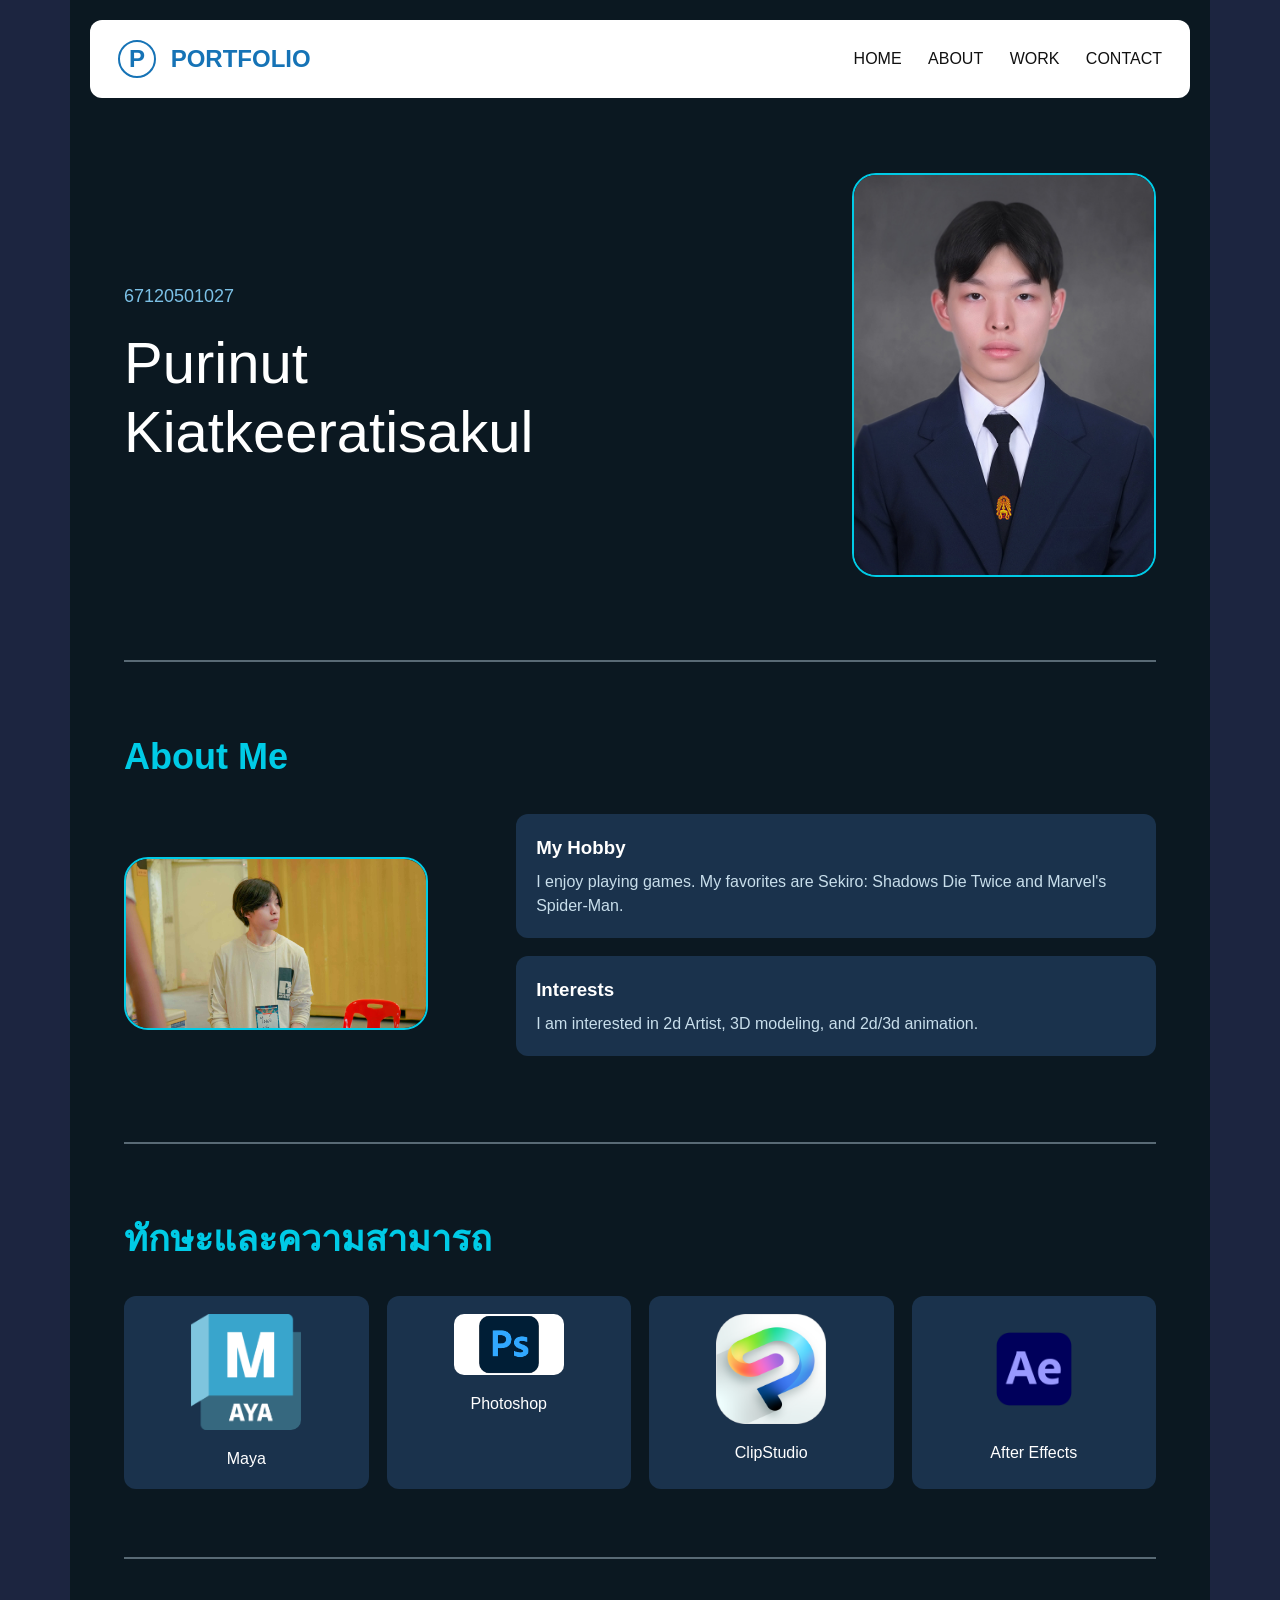
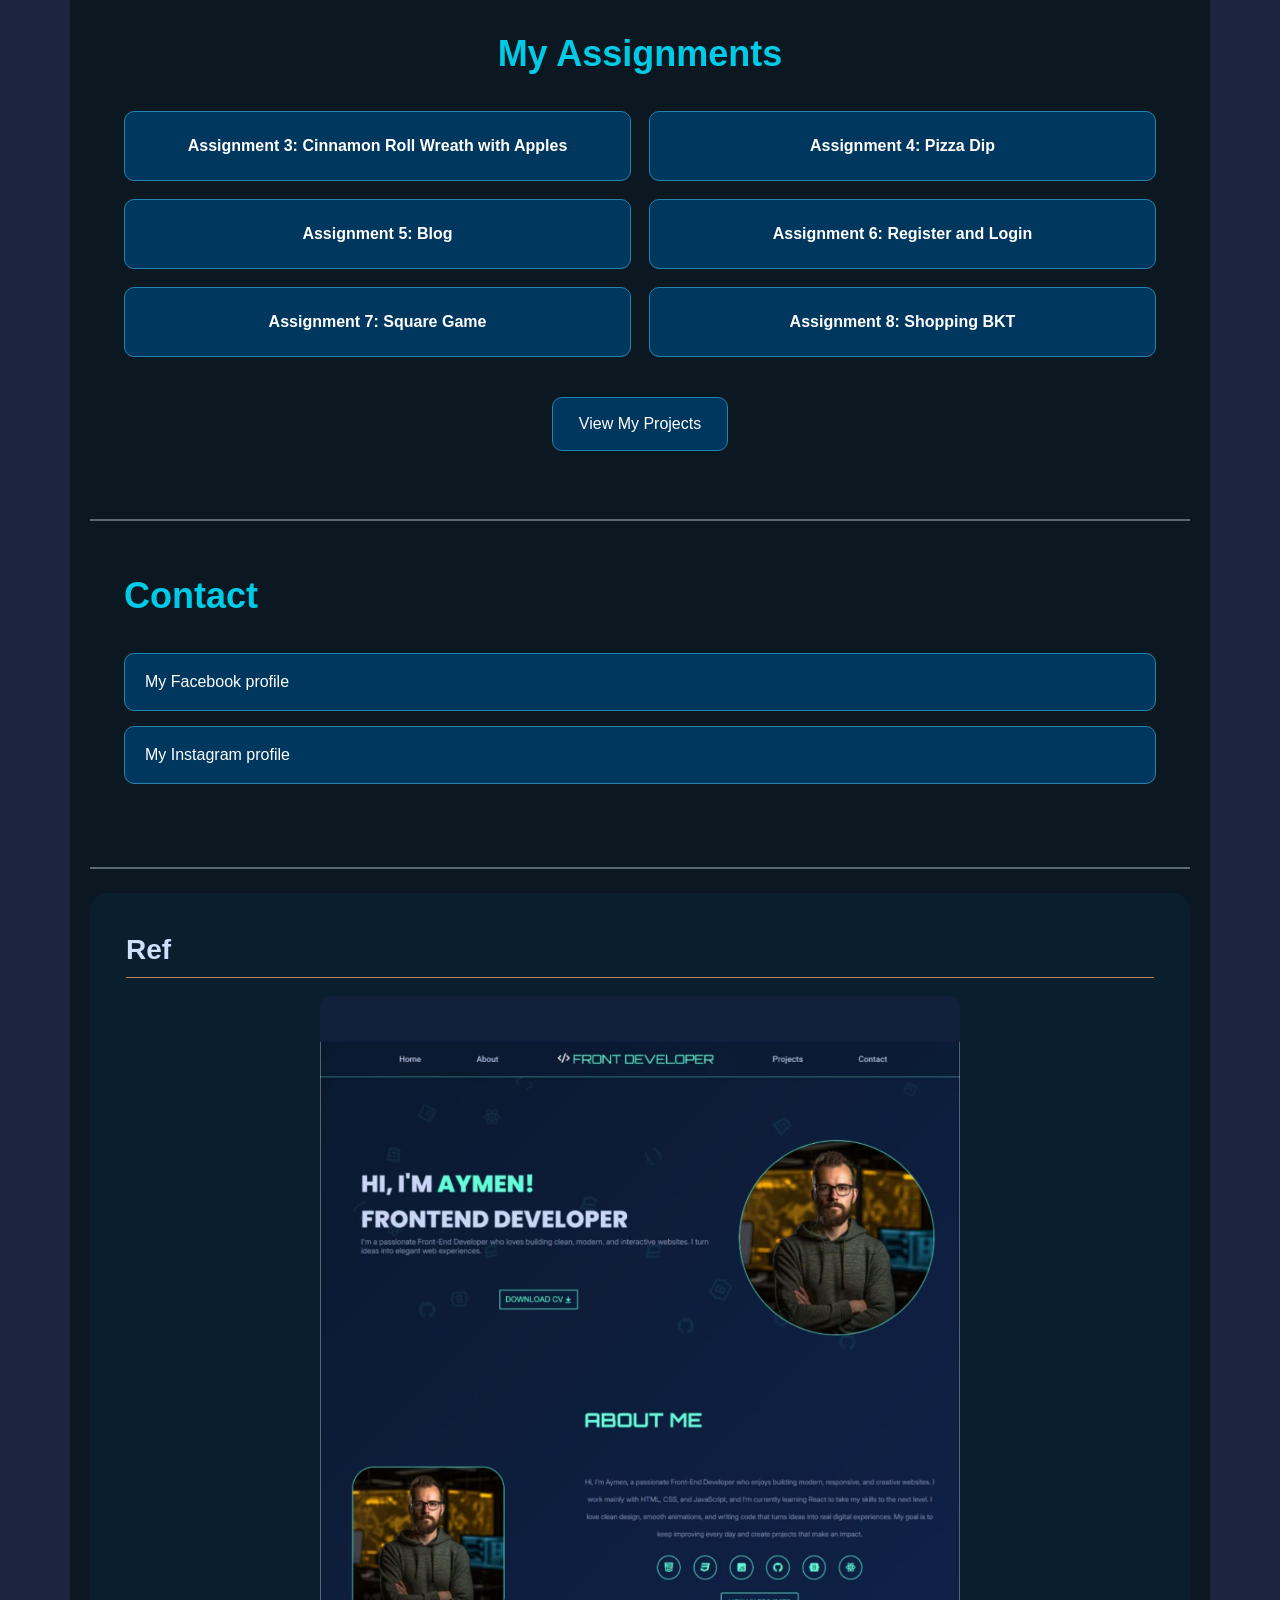
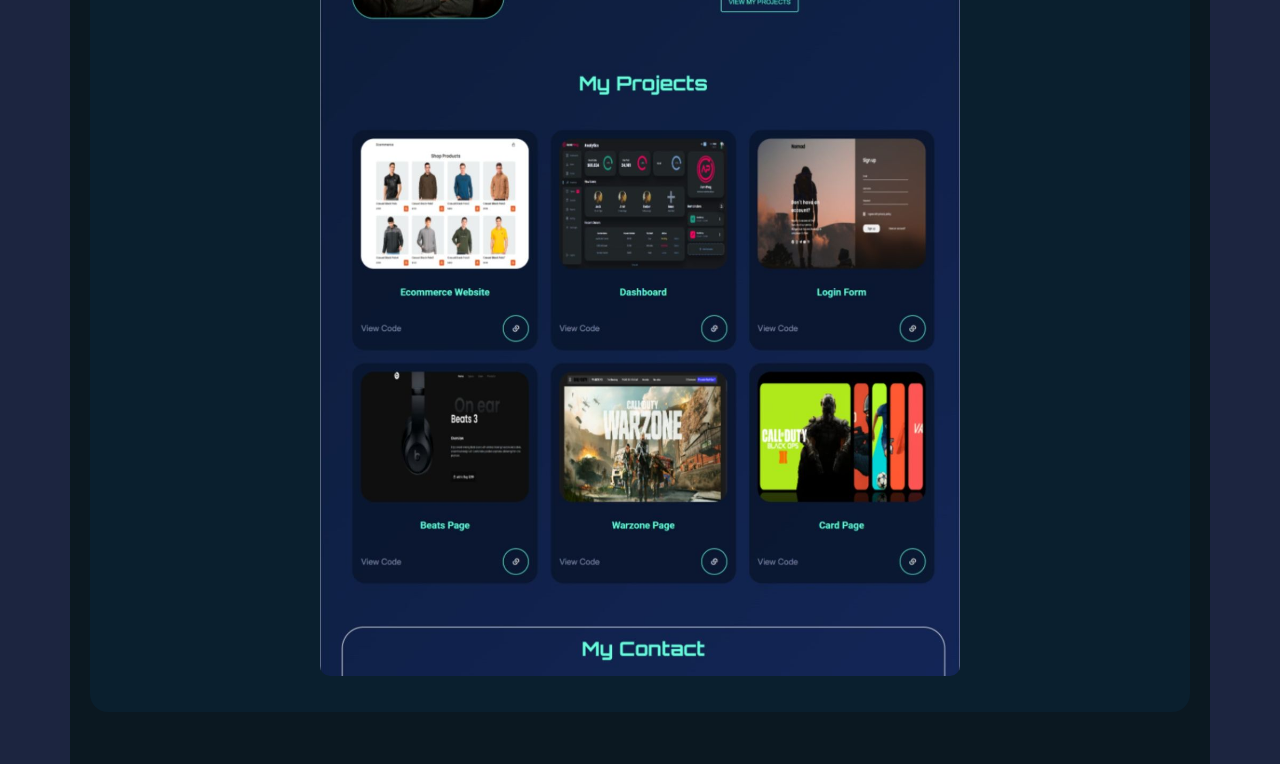
<file: index.html>
<!DOCTYPE html>
<html lang="en">
<head>
    <meta charset="UTF-8">
    <meta name="viewport" content="width=device-width, initial-scale=1.0">
    <title>Purinut Kiatkeeratisakul | Portfolio</title>
    <link rel="stylesheet" href="style.css">
    <script src="main.js" defer></script>
</head>
<body>
    <div class="site">
        <header class="site-header">
            <p class="logo"><span class="logo-mark">P</span> PORTFOLIO</p>
            <div class="menu">
                <a href="#home">HOME</a>
                <a href="#about">ABOUT</a>
                <a href="#work">WORK</a>
                <a href="#contact">CONTACT</a>
            </div>
        </header>

        <main>
            <section class="hero" id="home">
                <div class="hero-text">
                    <p>67120501027</p>
                    <h1>Purinut<br>Kiatkeeratisakul</h1>
                </div>
                <img class="profile-photo" src="images/purinutpfp.jpg" alt="Purinut's profile photo">
            </section>

            <hr>

            <section id="about">
                <h2>About Me</h2>
                <div class="about-row">
                    <img class="about-photo" src="images/aboutmepfp.jpg" alt="Purinut's about me photo">
                    <div class="about-text">
                        <div class="info-box">
                            <h3>My Hobby</h3>
                            <p>I enjoy playing games. My favorites are Sekiro: Shadows Die Twice and Marvel's Spider-Man.</p>
                        </div>
                        <div class="info-box">
                            <h3>Interests</h3>
                            <p>I am interested in 2d Artist, 3D modeling, and 2d/3d animation.</p>
                        </div>
                    </div>
                </div>
            </section>

            <hr>

            <section class="skills-section">
                <h2>ทักษะและความสามารถ</h2>
                <div class="skill-grid">
                    <div class="skill-card">
                        <img src="images/Autodesk-Maya-logo.png" alt="Autodesk Maya logo">
                        <p>Maya</p>
                    </div>
                    <div class="skill-card">
                        <img src="images/psdlogo.png" alt="Photoshop logo">
                        <p>Photoshop</p>
                    </div>
                    <div class="skill-card">
                        <img src="images/2026_csp_logo_RGB_1200.png" alt="Clip Studio Paint logo">
                        <p>ClipStudio</p>
                    </div>
                    <div class="skill-card">
                        <img src="images/adobe-after-effects-logo-0.png" alt="Adobe After Effects logo">
                        <p>After Effects</p>
                    </div>
                </div>
            </section>

            <hr>


            <section class="assignment-section" id="work">
                <h2>My Assignments</h2>
                <div class="assignment-grid">
                    <a class="assignment-link" href="assignments/assignment3/index.html">Assignment 3: Cinnamon Roll Wreath with Apples</a>
                    <a class="assignment-link" href="assignments/assignment4/index.html">Assignment 4: Pizza Dip</a>
                    <a class="assignment-link" href="assignments/assignment5/index.html">Assignment 5: Blog</a>
                    <a class="assignment-link" href="assignments/assignment6/register.html">Assignment 6: Register and Login</a>
                    <a class="assignment-link" href="assignments/assignment7/index.html">Assignment 7: Square Game</a>
                    <a class="assignment-link" href="assignments/assignment8/index.html">Assignment 8: Shopping BKT</a>
                </div>
                <p class="project-button"><a class="button-link" href="project.html">View My Projects</a></p>
            </section>
        </main>
         <hr>

        <footer id="contact">
            <h2>Contact</h2>
            <a class="contact-link" href="https://www.facebook.com/share/1H6y2KpRr5/">My Facebook profile</a>
            <a class="contact-link" href="https://www.instagram.com/_nile_pk/">My Instagram profile</a>
        </footer>
        <hr>

        <section class="reference-section" id="ref">
            <h2>Ref</h2>
            <hr class="reference-rule">
            <figure class="reference-figure">
                <img src="images/referencelayout.jpg" alt="ตัวอย่างเว็บไซต์พอร์ตโฟลิโอโทนน้ำเงินเข้มที่มีส่วน About Me, Projects และ Contact">
            </figure>
        </section>
        <button class="back-to-top" type="button" aria-label="กลับขึ้นด้านบน" title="กลับขึ้นด้านบน" hidden>↑</button>
    </div>
</body>
</html>
</file>
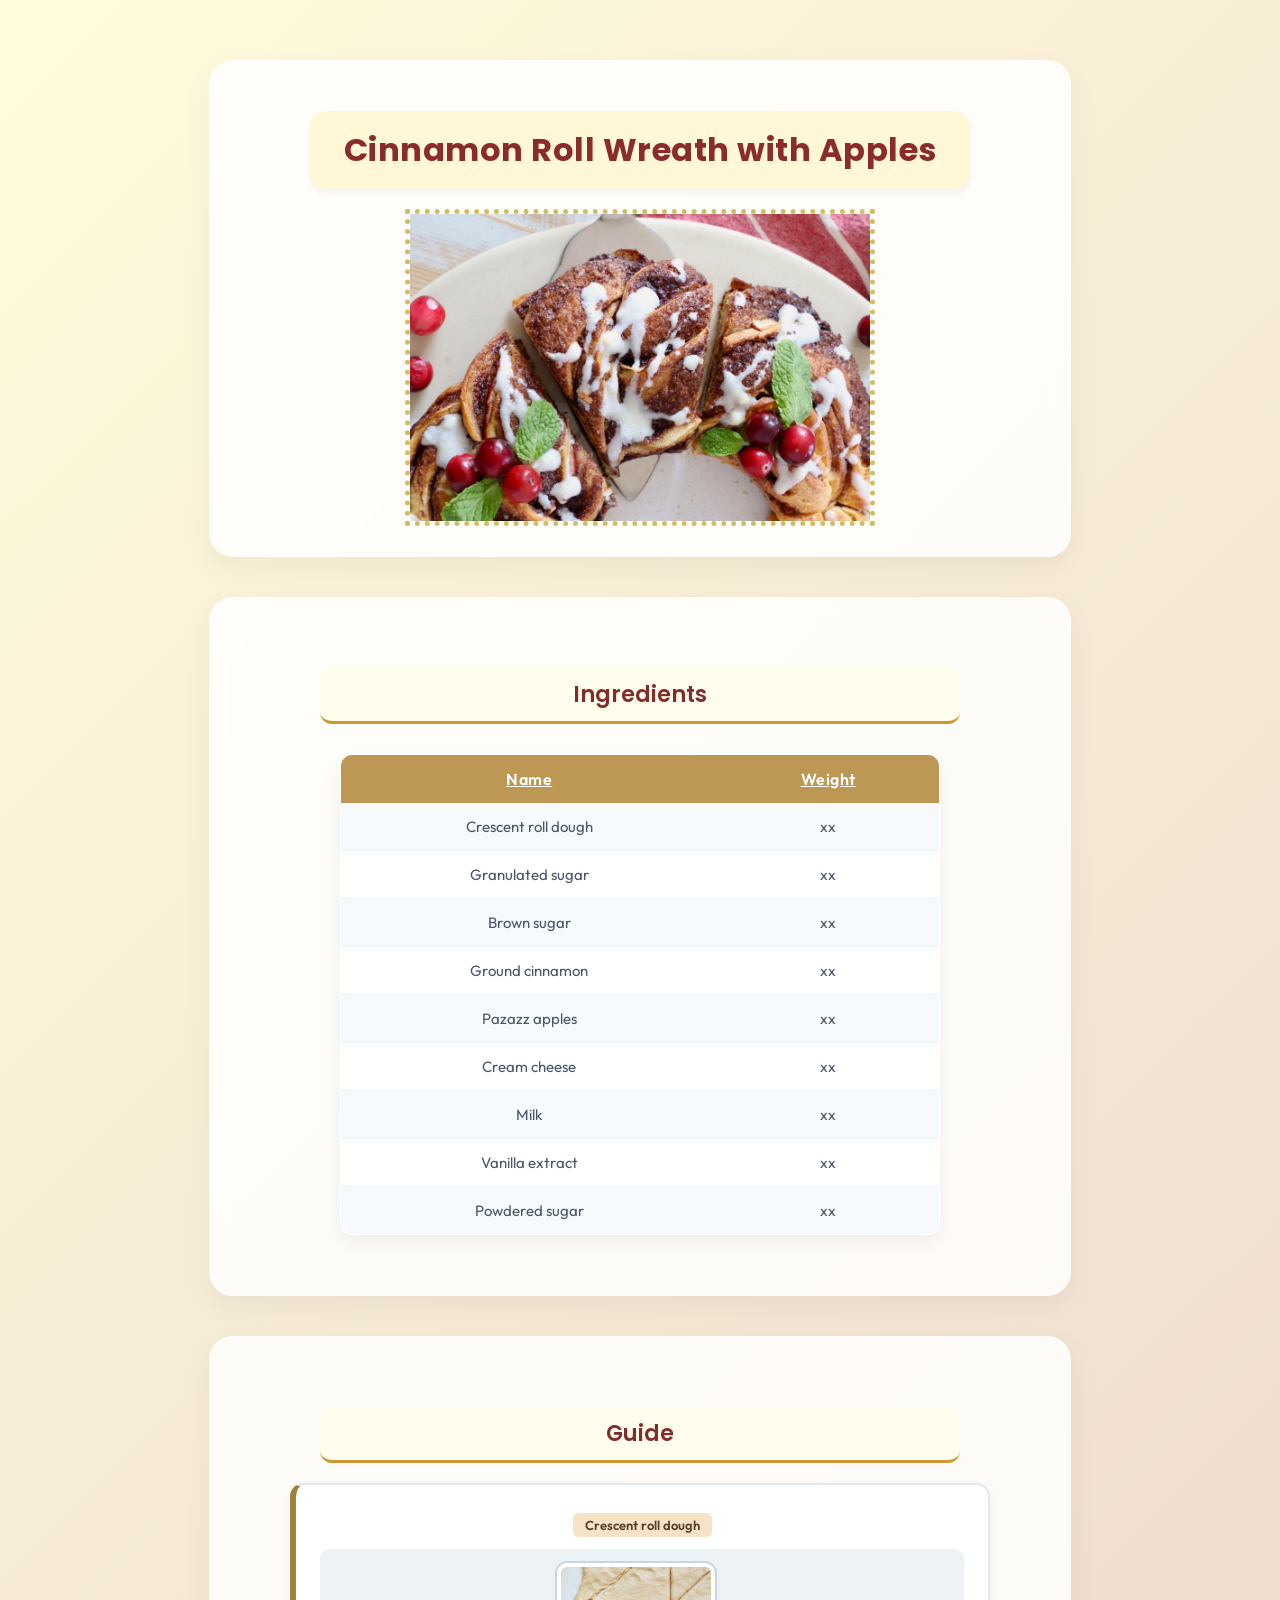
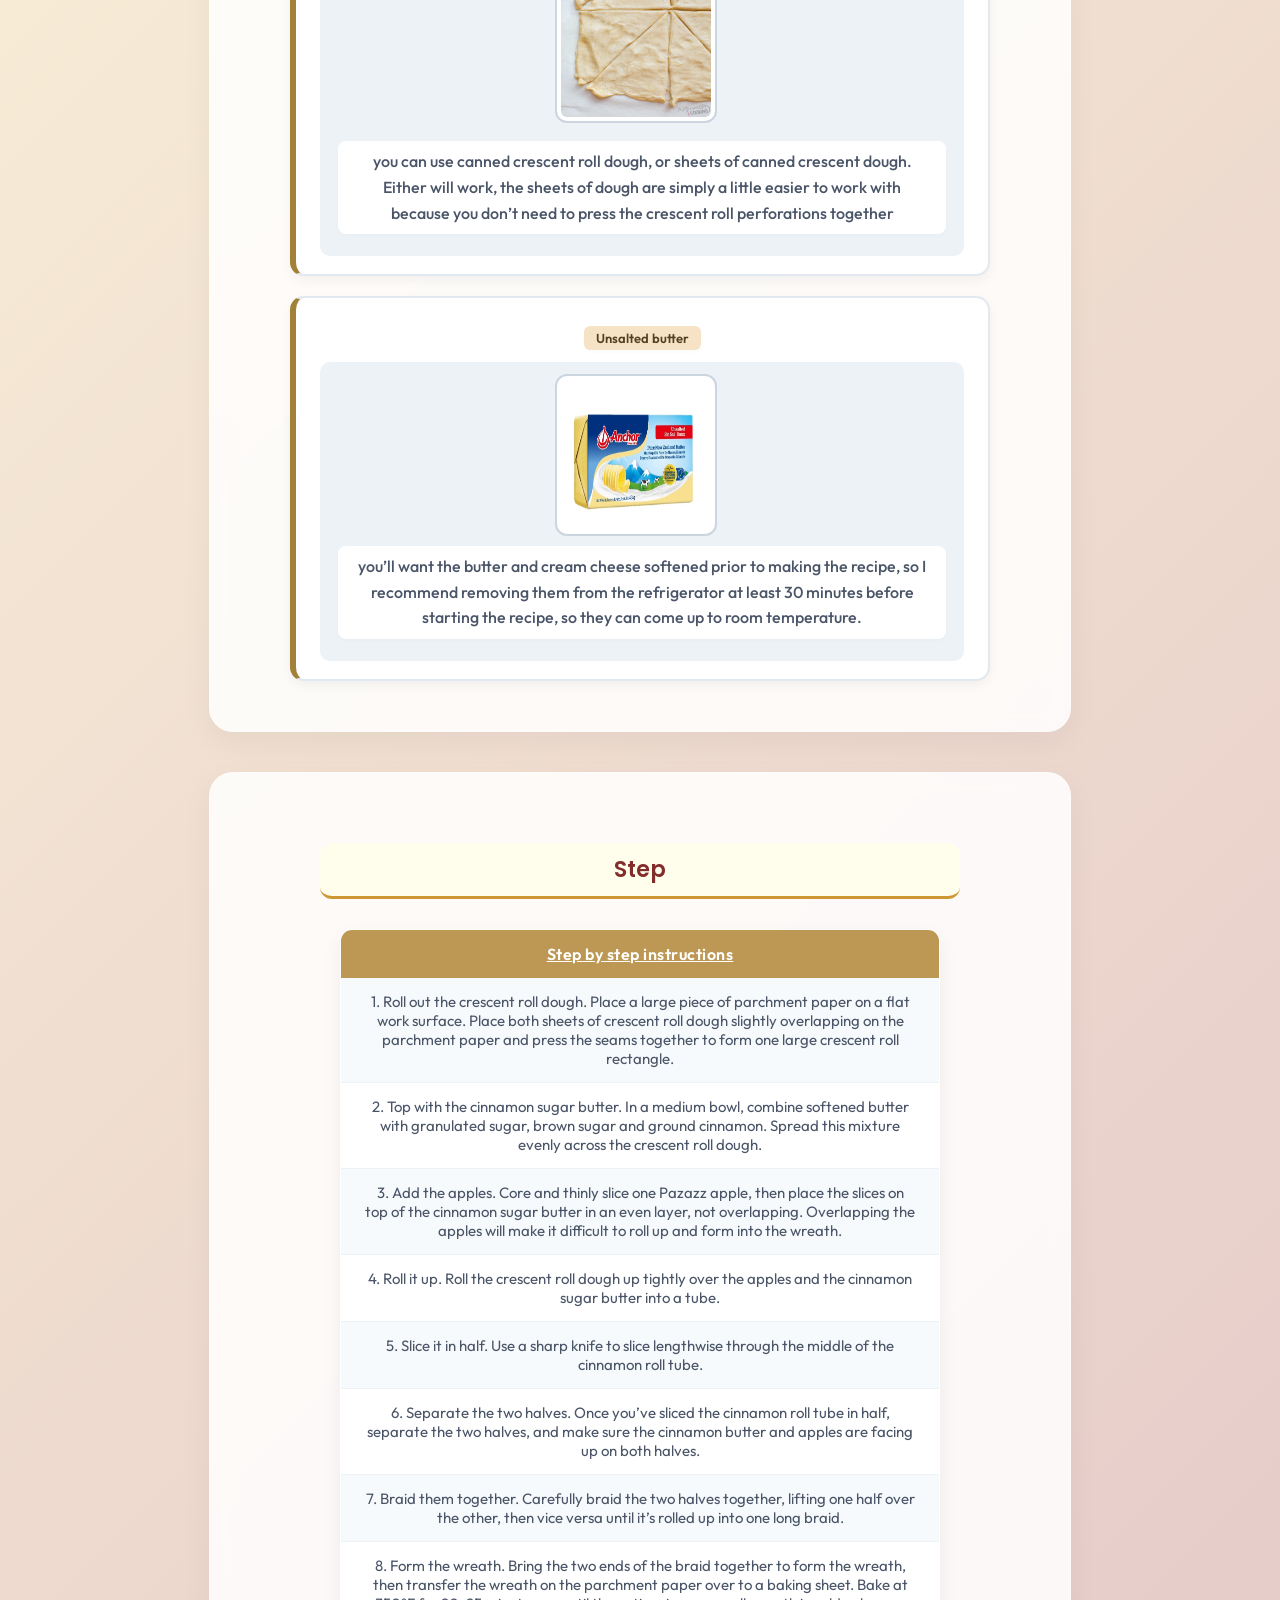
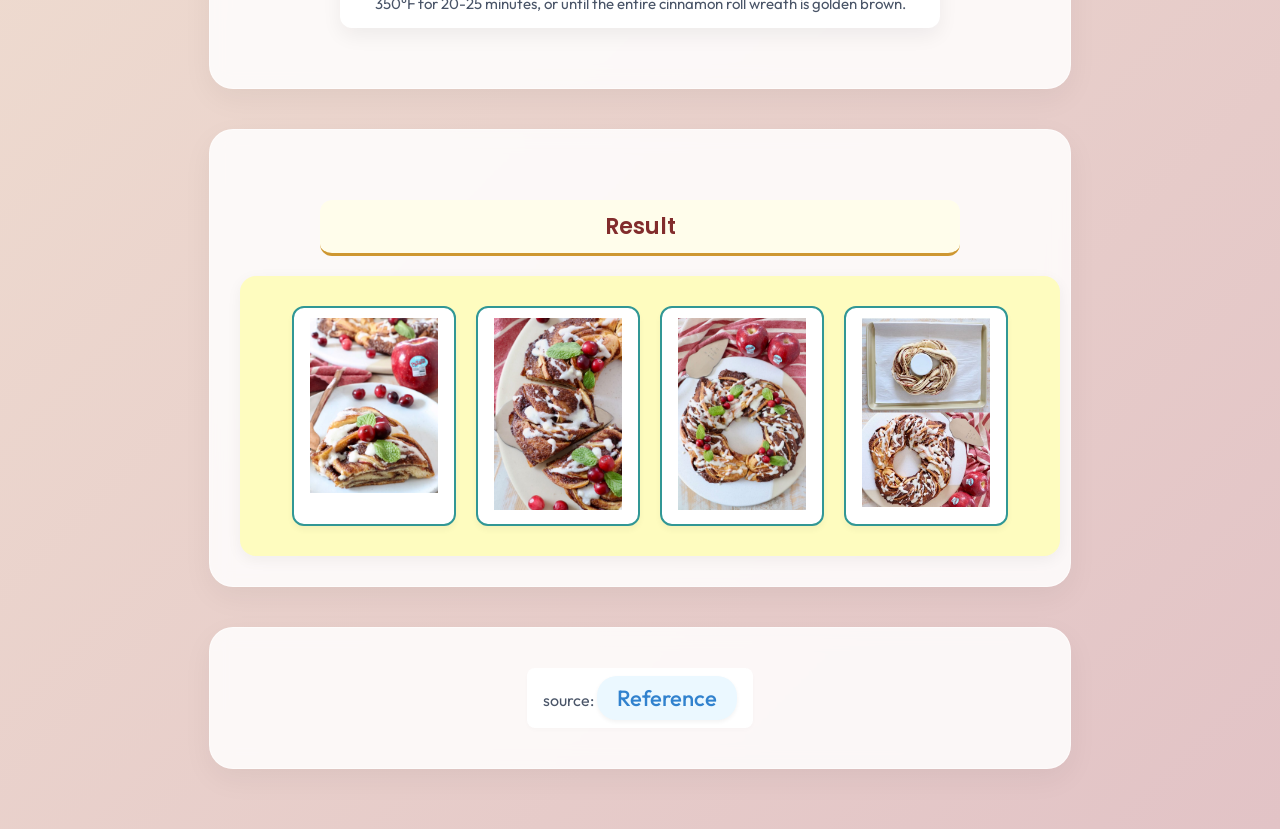
<file: assignments/assignment3/index.html>
<!DOCTYPE html>
<html>

<head>
    <meta charset='utf-8'>
    <meta http-equiv='X-UA-Compatible' content='IE=edge'>
    <title>Cinnamon Roll Wreath with Apples</title>
    <meta name='viewport' content='width=device-width, initial-scale=1'>
    <link rel='stylesheet' type='text/css' media='screen' href='main.css'>
</head>

<body>
    <!-- Logo Section -->
    <!-- <div>
        <img class="logo-img" src="pic/pokemon_logo.png" alt="Pokemon Logo">
    </div> -->

    <!-- Pikachu Pokédex card-layout -->
    <div class="card-layout">
        <!-- id and class -->
        <div>
            <h1> Cinnamon Roll Wreath with Apples</h1>
            <img id="pokemon_pic" src="pic/cinnamon-4.jpeg" alt="Cinnamon roll wreath with apples">
        </div>

        <!-- <hr>
        <div class="left_page">
            <ul>
                <li>Weight 6 kg. </li>
                <li>Height 0.4 m.</li>
                <li>Max CP = 938</li>
            </ul>
        </div> -->
    </div>

    <!-- Stats Table Section -->
    <div class="card-layout">
        <h2>Ingredients</h2>
        <!-- Table Example -->
        <table class="table_Border">
            <tr>
                <th>Name</th>
                <th>Weight</th>

            </tr>
            <tr>
                <td>Crescent roll dough</td>
                <td>xx</td>

            </tr>
            <tr>
                <td> Granulated sugar</td>
                <td>xx</td>

            </tr>
            <tr>
                <td>Brown sugar</td>
                <td>xx</td>

            </tr>
            <tr>
                <td>Ground cinnamon</td>
                <td>xx</td>

            </tr>
            <tr>
                <td>Pazazz apples</td>
                <td>xx</td>

            </tr>
            <tr>
                <td>Cream cheese</td>
                <td>xx</td>

            </tr>
            <tr>
                <td>Milk</td>
                <td>xx</td>

            </tr>
            <tr>
                <td>Vanilla extract</td>
                <td>xx</td>

            </tr>
            <tr>
                <td>Powdered sugar</td>
                <td>xx</td>

            </tr>
        </table>
    </div>

    <!-- Vertical Alignment: Middle Comparison Section -->
    <div class="card-layout">
        <h2>Guide</h2>
        <div class="valign-demo-container">

            <!-- Box 1: Without vertical-align: middle (Default / Baseline) -->
            <div class="valign-card valign-card-default">
                <span class="valign-badge badge-default">Crescent roll dough</span>
                <div class="valign-sample-text">
                    <img class="valign-demo-img img-default" src="Pillsbury-crescent-rolls-3.jpg" alt="Crescent roll dough">
                    <span>you can use canned crescent roll dough, or sheets of canned crescent dough. Either will work,
                        the sheets of dough are simply a little easier to work with because you don’t need to press the
                        crescent roll perforations together</span>
                </div>
                <!-- <p class="valign-explanation">* รูปภาพไม่ได้ใส่ vertical-align: middle ข้อความจะวางตัวอยู่ระนาบล่างสุดของภาพ ทำให้ดูไม่สมดุล</p> -->
            </div>

            <!-- Box 2: With vertical-align: middle -->
            <div class="valign-card valign-card-middle">
                <span class="valign-badge badge-middle">Unsalted butter</span>
                <div class="valign-sample-text">
                    <img class="valign-demo-img img-middle" src="unsaltedbutter.jpg" alt="Unsalted butter">
                    <span>you’ll want the butter and cream cheese softened prior to making the recipe, so I recommend
                        removing them from the refrigerator at least 30 minutes before starting the recipe, so they can
                        come up to room temperature.</span>
                </div>
                <!-- <p class="valign-explanation">* รูปภาพใส่ vertical-align: middle; ทำให้ระดับความสูงของข้อความอยู่กึ่งกลางระดับเดียวกับภาพพอดี</p> -->
            </div>

        </div>
    </div>
    <!-- Stats Table Section -->
    <div class="card-layout">
        <h2>Step</h2>
        <!-- Table Example -->
        <table class="table_Border">
            <tr>
                <th>Step by step instructions</th>

            </tr>
            <tr>
                <td>1. Roll out the crescent roll dough. Place a large piece of parchment paper on a
                    flat work surface. Place both sheets of crescent roll dough slightly overlapping on the parchment
                    paper and press the seams together to form one large crescent roll rectangle.</td>

            </tr>
            <tr>
                <td> 2. Top with the cinnamon sugar butter. In a medium bowl, combine softened butter with
                    granulated sugar, brown sugar and ground cinnamon. Spread this mixture evenly across the crescent
                    roll dough.</td>


            </tr>
            <tr>
                <td>3. Add the apples. Core and thinly slice one Pazazz apple, then place the slices on top of the
                    cinnamon sugar butter in an even layer, not overlapping.
                    Overlapping the apples will make it difficult to roll up and form into the wreath.</td>


            </tr>
            <tr>
                <td>4. Roll it up. Roll the crescent roll dough up tightly over the apples and the cinnamon sugar butter
                    into a tube.</td>
            </tr>
            <tr>
                <td>5. Slice it in half. Use a sharp knife to slice lengthwise through the middle of the cinnamon roll
                    tube.</td>
            </tr>
            <tr>
                <td>6. Separate the two halves. Once you’ve sliced the cinnamon roll tube in half, separate the two
                    halves,
                    and make sure the cinnamon butter and apples are facing up on both halves.</td>
            </tr>
        
            <tr>
                <td>7. Braid them together. Carefully braid the two halves together, lifting one half over the other,
                    then vice versa until it’s rolled up into one long braid.</td>
            </tr>
         
            <tr>
                <td>8. Form the wreath. Bring the two ends of the braid together to form the wreath,
                    then transfer the wreath on the parchment paper over to a baking sheet. Bake at 350°F for 20-25
                    minutes, or until the entire cinnamon roll wreath is golden brown.</td>
            </tr>
            <tr>
        </table>
    </div>

    <!-- Position Property Layout Section
    <div class="card-layout-position">
        <h2>Friends (Position Property Demo)</h2>
        <div class="parent"> 
            <div class="div_display"> <img src="pic/bulbasaur.png" alt="Bulbasaur"> </div>
            <div class="div_display" id="one"> <img src="pic/charmander.png" alt="Charmander"> </div>
            <div class="div_display"> <img src="pic/charmeleon.png" alt="Charmeleon"> </div>
            <div class="div_display"> <img src="pic/squirtle.png" alt="Squirtle"> </div>
        </div>
    </div> -->

    <!-- Flexible Box Layout Section -->
    <div class="card-layout">
        <h2>Result</h2>
        <div class="flex_container">
            <div> <img src="pic/cinnamon-3.jpeg" alt="Cinnamon roll wreath preparation"> </div>
            <div> <img src="cinnamon7.jpeg" alt="Cinnamon roll wreath before baking"> </div>
            <div> <img src="pic/cinnamon-5.jpeg" alt="Finished cinnamon roll wreath"> </div>
            <div> <img src="pic/cinnamon-6.jpeg" alt="Cinnamon roll wreath with glaze"> </div>
        </div>
    </div>

    <!-- References Section -->
    <div class="card-layout references-card">

        <span>
            source: <a href="https://whitneybond.com/cinnamon-roll-wreath/">Reference</a>
        </span>
    </div>

</body>

</html>
</file>
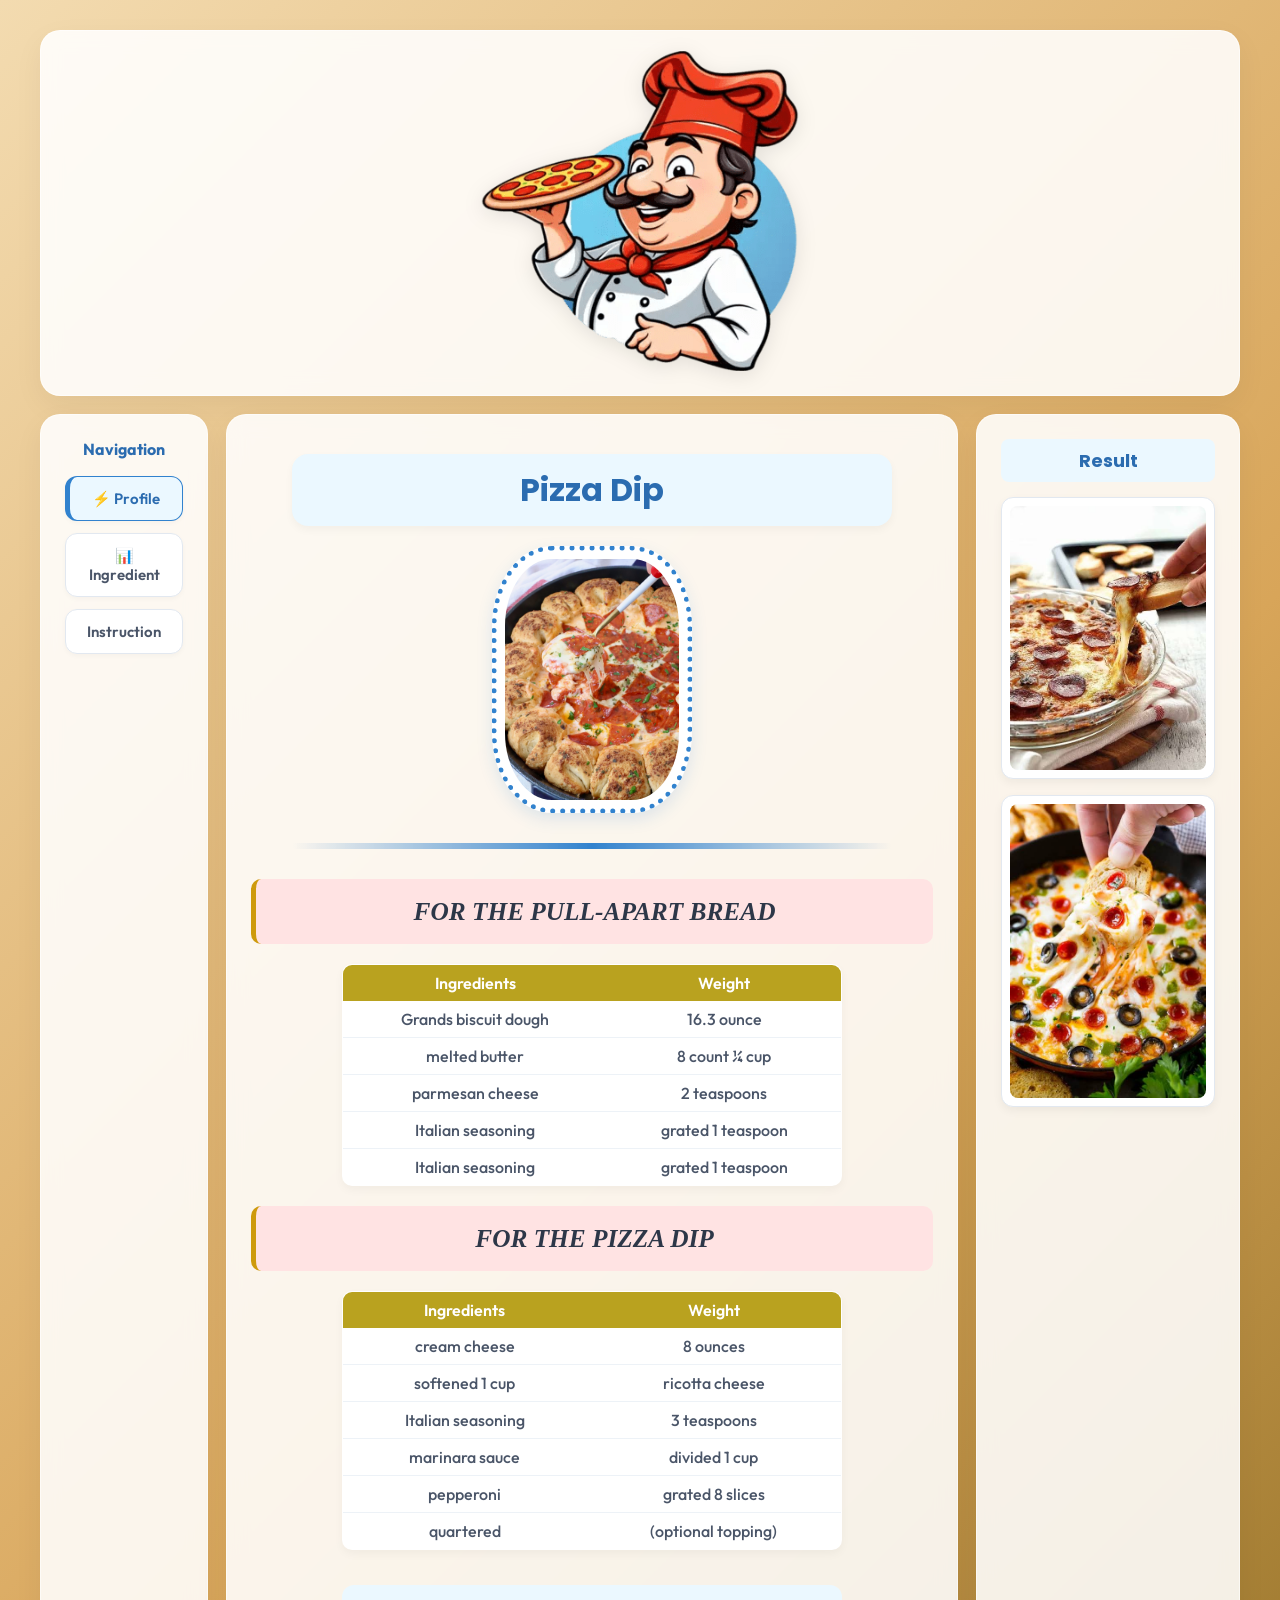
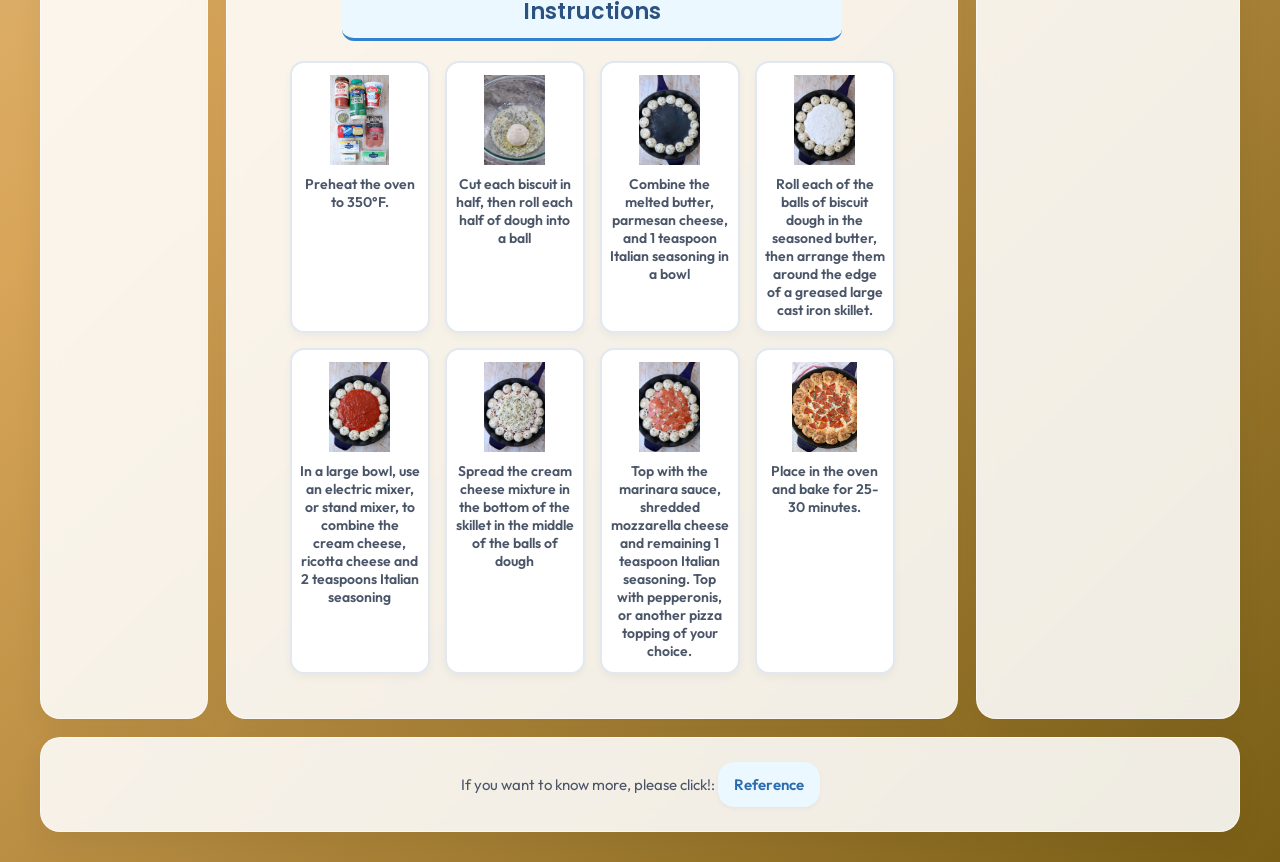
<file: assignments/assignment4/index.html>
<!DOCTYPE html>
<html lang="en">
<head>
    <meta charset='utf-8'>
    <meta http-equiv='X-UA-Compatible' content='IE=edge'>
    <title>Pizza Dip</title>
    <meta name='viewport' content='width=device-width, initial-scale=1.0'>
    <!-- เลือกใช้ Stylesheet ได้: 'modern.css' (Modern Grid & Units) หรือ 'main.css' (Classic Slide Style) -->
    <!-- <link id="theme-style" rel='stylesheet' type='text/css' media='screen' href='modern.css'> -->
    <link id="theme-style" rel='stylesheet' type='text/css' media='screen' href='main.css'>
</head>

<body>

    <!-- ================================================================= -->
    <!-- COMPLETE POKÉDEX RESPONSIVE GRID LAYOUT (ตกแต่งเต็มรูปแบบ) -->
    <!-- ================================================================= -->
    <div class="grid-container">
        <!-- 1. Header Section (Spans all columns) -->
        <div id="header" class="grid-card">
            <div>
                <img class="logo-img" src="pic/pizza logo.png" alt="Pizza Dip logo">
            </div>
            
        </div>

        <!-- 2. Menu Navigation Sidebar (Column 1 on Desktop) -->
        <div id="menu" class="grid-card">
            <div class="menu-title" style="font-weight: 700; color: #2b6cb0; margin-bottom: 5px; font-size: 16px;">Navigation</div>
            <a href="#profile" class="menu-item active">⚡ Profile</a>
            <a href="#base-stats" class="menu-item">📊 Ingredient</a>
            <a href="#friends" class="menu-item"> Instruction</a>
            <!-- <a href="#cp-values" class="menu-item">📈 CP Values</a> -->
        </div>

        <!-- 3. Main Content Section (Column 2 on Desktop) -->
        <div id="main" class="grid-card">
            <!-- Pikachu Profile Banner & Image -->
            <div id="profile" class="content-section">
                <h1> Pizza Dip</h1>
                <img id="pokemon_pic" src="pic/pizza-dip-9.jpeg" alt="Finished pizza dip">
            </div>
            
            <hr>
            
            <!-- Quick Stats -->
            <div class="left_page">
                <ul>
                    FOR THE PULL-APART BREAD
                    
                </ul>
            </div>
            <!-- Base Stats Table -->
            <div id="base-stats" class="content-section">
                <table class="table_stat">
                
                    <tr>
                        <th>Ingredients</th>
                        <th>Weight</th>
                    </tr>
                    <tr>
                        <td>Grands biscuit dough</td>
                        <td>16.3 ounce</td>
                    </tr>
                    <tr>
                        <td>melted butter </td>
                        <td>8 count ¼ cup</td>
                    </tr>
                    <tr>
                        <td>parmesan cheese</td>
                        <td> 2 teaspoons</td>
                    </tr>
                    <tr>
                        <td>Italian seasoning</td>
                        <td>grated 1 teaspoon</td>
                    </tr>
                     <tr>
                        <td>Italian seasoning</td>
                        <td>grated 1 teaspoon</td>
                    </tr>
                </table>
            </div>

            <div class="left_page">
                <ul>
                     FOR THE PIZZA DIP
                </ul>
            </div>

             <div id="pizza-dip-ingredients" class="content-section">
                <table class="table_stat">
                     <tr>
                        <th>Ingredients</th>
                        <th>Weight</th>
                    </tr>
                    <tr>
                        <td>cream cheese</td>
                        <td>8 ounces</td>
                    </tr>
                    <tr>
                        <td>softened 1 cup</td>
                        <td>ricotta cheese</td>
                    </tr>
                    <tr>
                        <td>Italian seasoning </td>
                        <td>3 teaspoons</td>
                    </tr>
                    <tr>
                        <td>marinara sauce</td>
                        <td> divided 1 cup</td>
                    </tr>
                    <tr>
                        <td>pepperoni</td>
                        <td>grated 8 slices</td>
                    </tr>
                     <tr>
                        <td>quartered</td>
                        <td>(optional topping)</td>
                    </tr>
                </table>
            </div>

            <!-- Friends Flex Gallery -->
            <div id="friends" class="content-section">
                <h2>Instructions</h2>
                <div class="flex_container"> 
                    <div class="friend-card">
                        <img src="pic/pizza-dip-1.jpeg" alt="Pizza dip preparation step 1">
                        <div class="pokemon-name">Preheat the oven to 350°F.</div>
                    </div>
                    <div class="friend-card">
                        <img src="pic/pizza-dip-2.jpeg" alt="Pizza dip preparation step 2">
                        <div class="pokemon-name"> Cut each biscuit in half, then roll each half of dough into a ball</div>
                    </div>
                    <div class="friend-card">
                        <img src="pic/pizza-dip-3.jpeg" alt="Pizza dip preparation step 3">
                        <div class="pokemon-name">Combine the melted butter, parmesan cheese, and 1 teaspoon Italian seasoning in a bowl</div>
                    </div>
                    <div class="friend-card">
                        <img src="pic/pizza-dip-4.jpeg" alt="Pizza dip preparation step 4">
                        <div class="pokemon-name">Roll each of the balls of biscuit dough in the seasoned butter, then arrange them around the edge of a greased large cast iron skillet.</div>
                    </div>
                    <div class="friend-card">
                        <img src="pic/pizza-dip-5.jpeg" alt="Pizza dip preparation step 5">
                        <div class="pokemon-name">In a large bowl, use an electric mixer, or stand mixer, to combine the cream cheese, ricotta cheese and 2 teaspoons Italian seasoning</div>
                    </div>
                    <div class="friend-card">
                        <img src="pic/pizza-dip-6.jpeg" alt="Pizza dip preparation step 6">
                        <div class="pokemon-name">Spread the cream cheese mixture in the bottom of the skillet in the middle of the balls of dough</div>
                    </div>
                    <div class="friend-card">
                        <img src="pic/pizza-dip-7.jpeg" alt="Pizza dip preparation step 7">
                        <div class="pokemon-name">Top with the marinara sauce, shredded mozzarella cheese and remaining 1 teaspoon Italian seasoning. Top with pepperonis, or another pizza topping of your choice.</div>
                    </div>
                    <div class="friend-card">
                        <img src="pic/pizza-dip-8.jpeg" alt="Pizza dip preparation step 8">
                        <div class="pokemon-name">Place in the oven and bake for 25-30 minutes.</div>
                    </div>
    
                </div>
            </div>

            <!-- Min/Max CP Values Table -->
            <!-- <div id="cp-values" class="content-section">
                <h2>Pokemon Min/Max CP values</h2>
                <table class="table_Border">
                    <tr>
                        <th>Level</th>
                        <th>Min CP</th>
                        <th>Max CP</th>
                    </tr>
                    <tr>
                        <td>1</td>
                        <td>10</td>
                        <td>13</td>
                    </tr>
                    <tr>
                        <td>1.5</td>
                        <td>21</td>
                        <td>27</td>
                    </tr>
                    <tr>
                        <td>2</td>
                        <td>32</td>
                        <td>41</td>
                    </tr>
                    <tr>
                        <td>2.5</td>
                        <td>42</td>
                        <td>55</td>
                    </tr>
                    <tr>
                        <td>3</td>
                        <td>53</td>
                        <td>69</td>
                    </tr>
                </table>
            </div> -->
        </div>

        <!-- 4. Right Sidebar Ads & Extras (Column 3 on Desktop) -->
        <div id="right" class="grid-card">
            <div id="newsletter" class="content-section">
                <div class="sidebar-header">Result</div>
                <div class="ad-card"><img src="pic/dip1.jpg" alt="Pizza dip served in a skillet"></div>
                <div class="ad-card"><img src="pic/dip2.jpg" alt="Pizza dip with pull-apart bread"></div>
                <!-- <div class="rotate-ball-container"><img class="rotate-ball" src="pic/pizza spin.png" alt="Pokemon Ball"></div> -->
            </div>
        </div>

        <!-- 5. Footer Section (Spans all columns) -->
        <div id="footer" class="grid-card">
            <div>
                <span>
                    If you want to know more, please click!:
                    <a href="https://whitneybond.com/pizza-dip/" target="_blank" rel="noopener noreferrer">Reference</a>
                </span>
                <br>
                <!-- <span>
                    Images from:
                    <a href="https://favpng.com/" target="_blank">Reference</a>
                </span> -->
            </div>
        </div>
    </div>
    
</body>
</html>
</file>
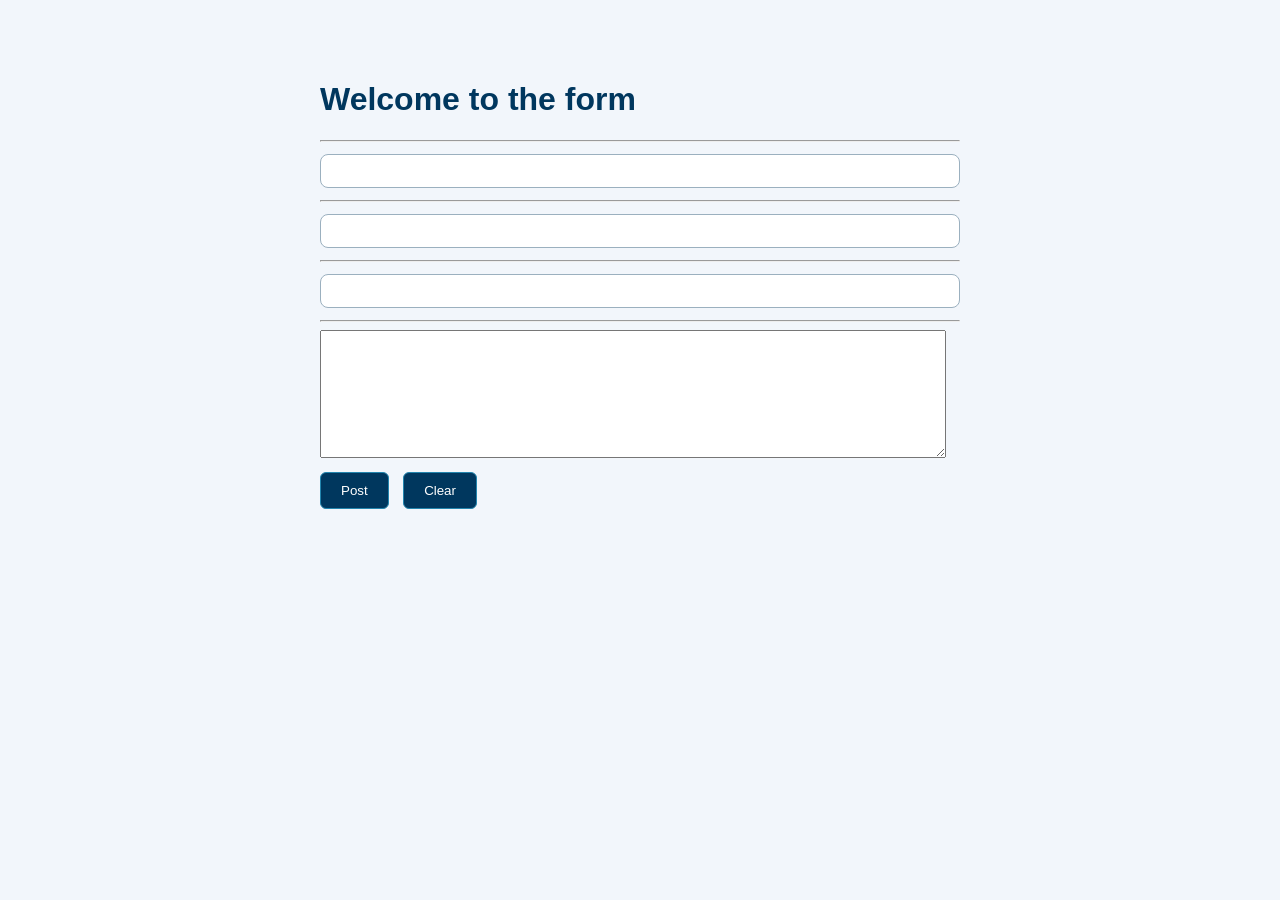
<file: assignments/assignment5/index.html>
<!DOCTYPE html>
<html>
<head>
	<meta charset='utf-8'>
	<meta http-equiv='X-UA-Compatible' content='IE=edge'>
	<title>Blogger</title>
	<meta name='viewport' content='width=device-width, initial-scale=1'>
	<link rel='stylesheet' type='text/css' media='screen' href='main.css'>
	<script src='main.js'></script>
</head>
<body>
	<h1 id="top"></h1>
	<hr>
	<div id="topic"></div>
	<hr>
	<div id="reply1"></div>
	<hr>
	<div id="reply2"></div>
	<hr>
	<textarea name="message" id="message"></textarea> 
	<br/>
	<button type="button">Post</button>
	<button type="button">Clear</button>
	
</body>
</html>
</file>
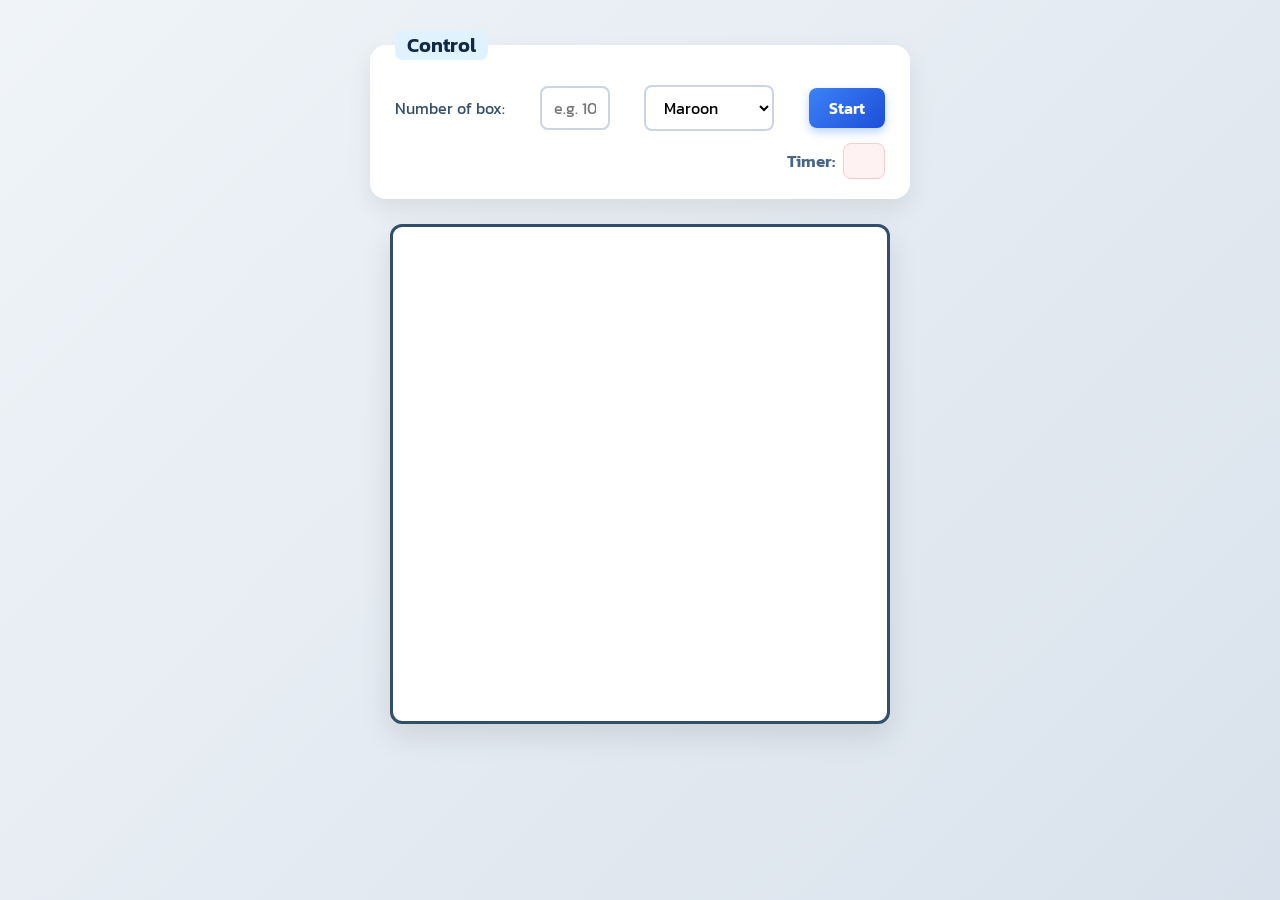
<file: assignments/assignment7/index.html>
<!DOCTYPE html>
<html lang="en">
	<head>
		<meta charset="UTF-8">
		<meta name="viewport" content="width=device-width, initial-scale=1.0">
		<title>Square game</title>
		<script type="text/javascript" src="game.js"></script>
		<link rel="stylesheet" type="text/css" href="game.css">
	</head>
	<body>
		<!-- these codes were adapted from https://courses.cs.washington.edu/courses/cse154/17sp/lecture/more-dom/code/squares.html  -->

		<fieldset>
			<legend>Control</legend>
			<label for="numbox">Number of box: </label>
			<input type="text" name="numbox" id="numbox" placeholder="e.g. 10">
			<select name="color" id="color">
				<option value="maroon">Maroon</option>
				<option value="lightgreen">Lightgreen</option>
				<option value="magenta">Magenta</option>
			</select>
			<button id="start">Start</button>
			<div id="timerClock"> Timer:
				<div id="clock"></div>
			</div>
		</fieldset>

		<div id="container">
			<div id="layer"></div>
		</div>
	
	</body>
</html>
</file>
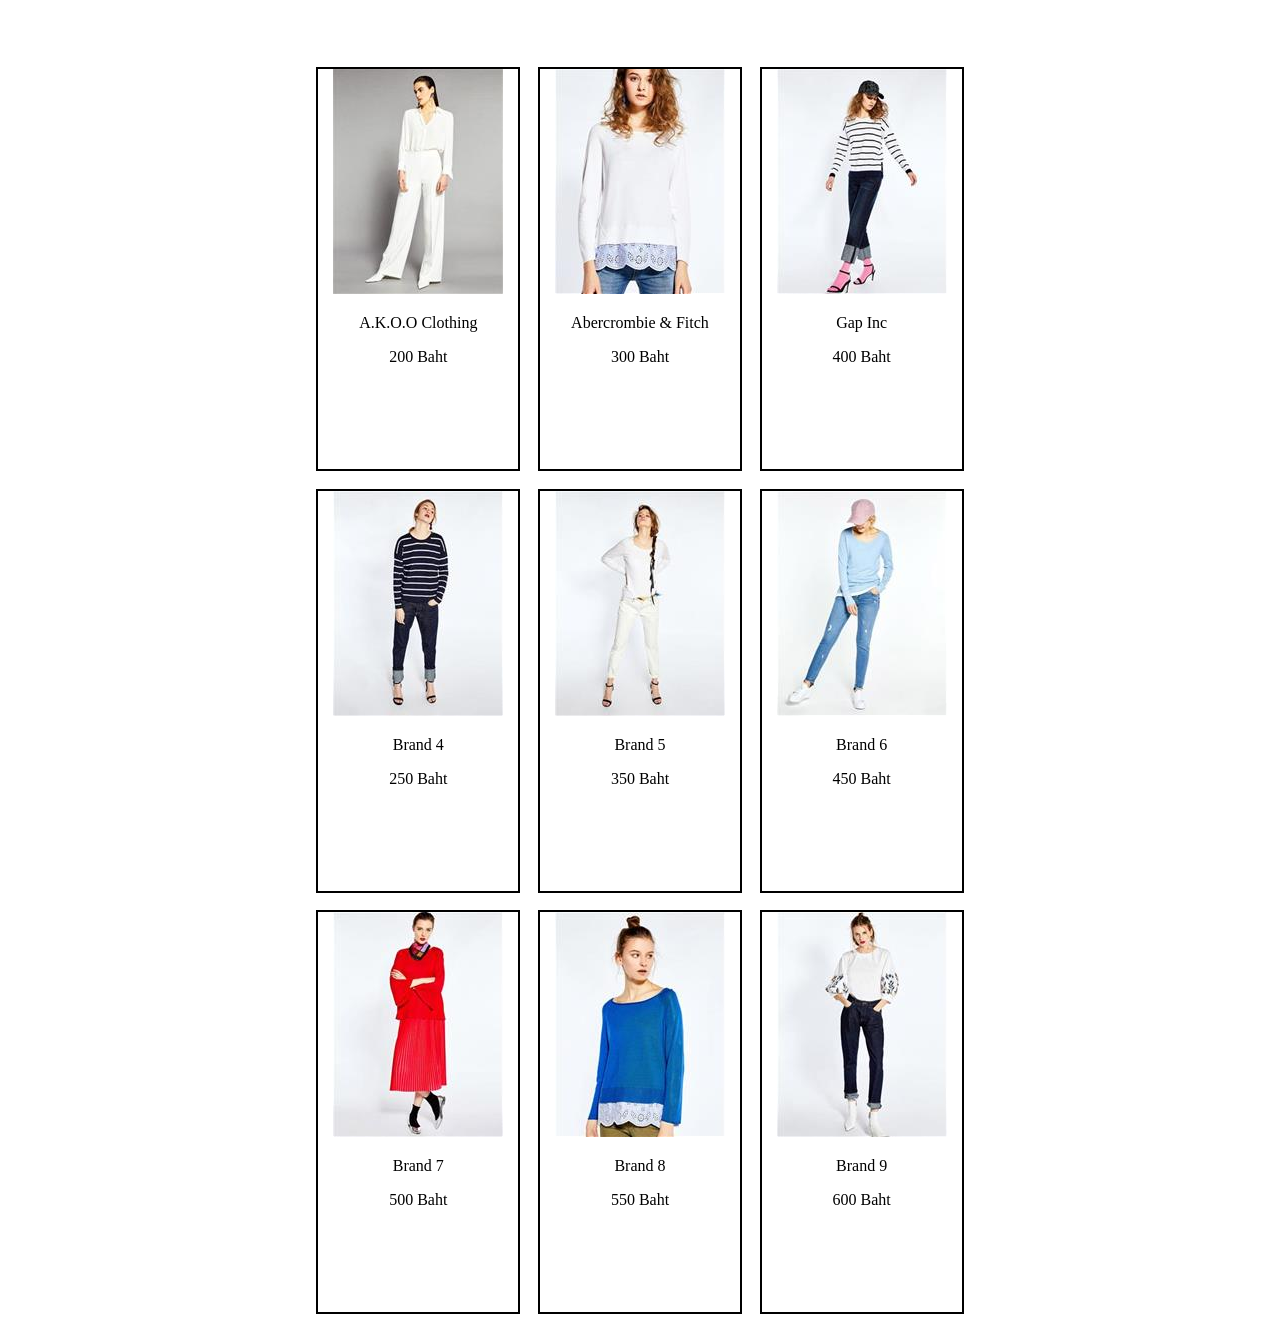
<file: assignments/assignment8/index.html>
<!DOCTYPE html>
<html>
	<head>
		<meta charset="UTF-8">
		<title>Shopping BKT</title>
		<link rel="stylesheet" href="style.css" type="text/css">
		<script type="text/javascript" src="shopping.js"></script>
	</head>
	<body>
		<div id="nav-top"></div>
		<div id="container">
			<div id="layer">
				<div></div>
				<div></div>
				<div></div>
				<div></div>
				<div></div>
				<div></div>
				<div></div>
				<div></div>
				<div></div>
			</div>
		</div>
	
	</body>
</html>
</file>
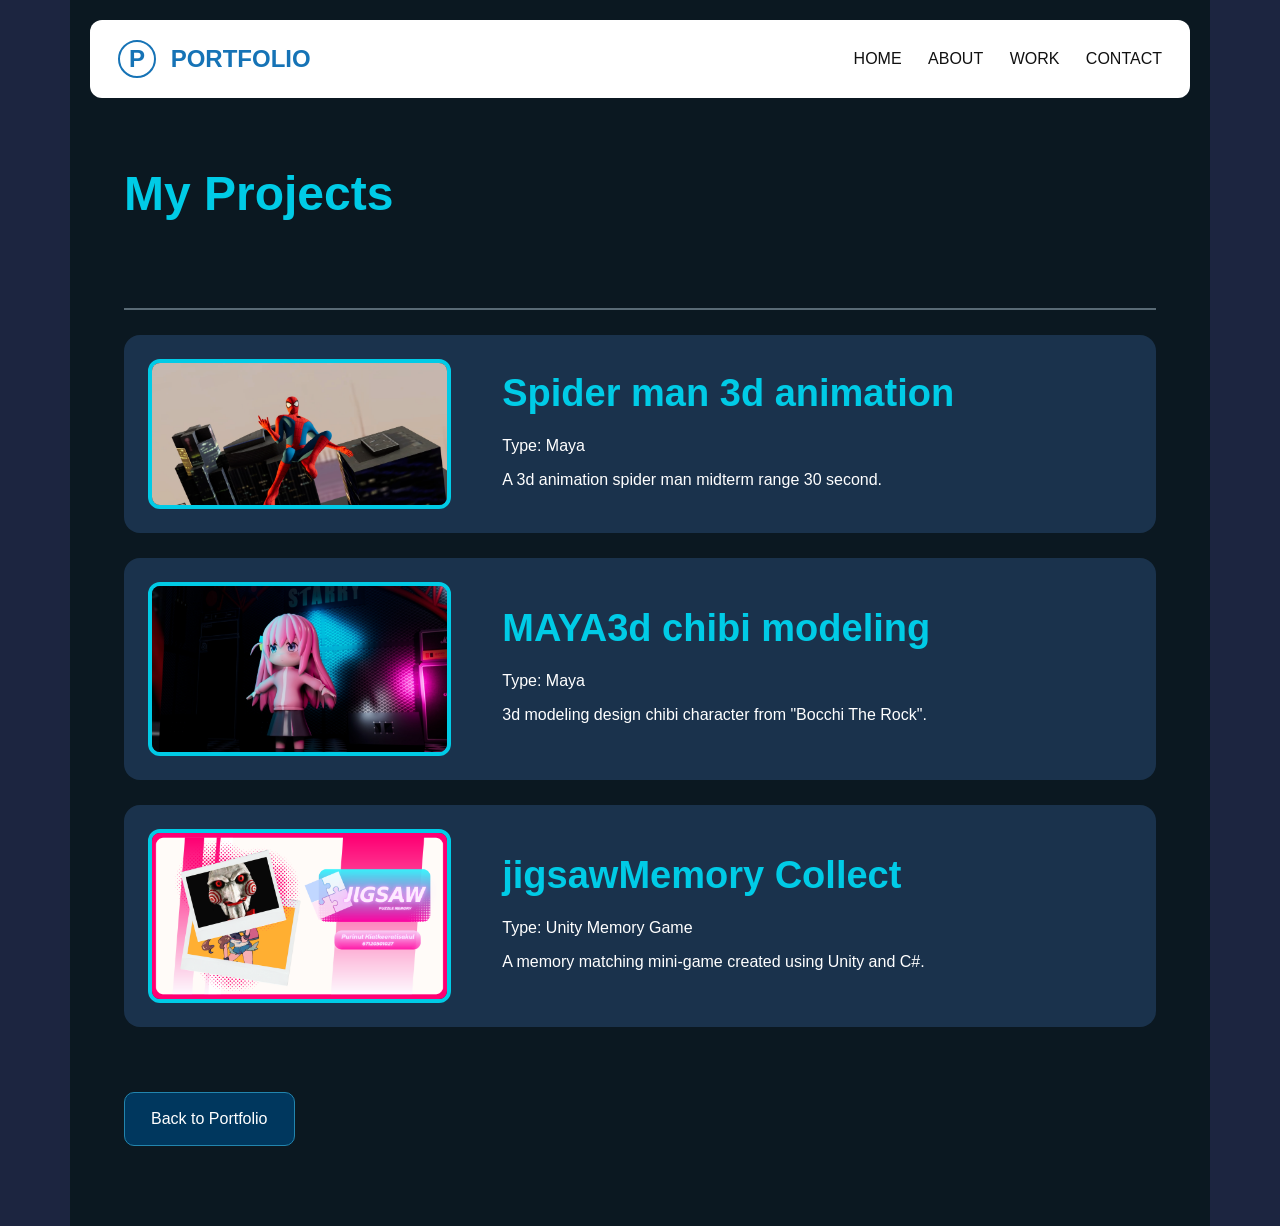
<file: project.html>
<!DOCTYPE html>
<html lang="en">
<head>
    <meta charset="UTF-8">
    <meta name="viewport" content="width=device-width, initial-scale=1.0">
    <title>Projects | Purinut Kiatkeeratisakul</title>
    <link rel="stylesheet" href="style.css">
</head>
<body>
    <div class="site">
        <header class="site-header">
            <p class="logo"><span class="logo-mark">P</span> PORTFOLIO</p>
            <div class="menu">
                <a href="index.html#home">HOME</a>
                <a href="index.html#about">ABOUT</a>
                <a href="index.html#work">WORK</a>
                <a href="index.html#contact">CONTACT</a>
            </div>
        </header>

        <main>
            <section class="project-intro">
                <h1>My Projects</h1>
            </section>

            <hr>

            <article class="project-card">
                <img src="images/3danimation.png" alt="Under the Deep project placeholder">
                <div class="project-text">
                    <h2>Spider man 3d animation</h2>
                    <p>Type: Maya</p>
                    <p>A 3d animation spider man midterm range 30 second.</p>
                </div>
            </article>

            <article class="project-card">
                <img src="images/chibimodel.jpg" alt="OceanX project placeholder">
                <div class="project-text">
                    <h2>MAYA3d chibi modeling</h2>
                    <p>Type: Maya</p>
                    <p>3d modeling design chibi character from "Bocchi The Rock".</p>
                </div>
            </article>

            <article class="project-card">
                <img src="images/jigsaw.png" alt="Love Live Superstar project placeholder">
                <div class="project-text">
                    <h2>jigsawMemory Collect</h2>
                    <p>Type: Unity Memory Game</p>
                    <p>A memory matching mini-game created using Unity and C#.</p>
                </div>
            </article>
        </main>

        <footer>
            <a class="button-link" href="index.html">Back to Portfolio</a>
        </footer>
    </div>
</body>
</html>
</file>
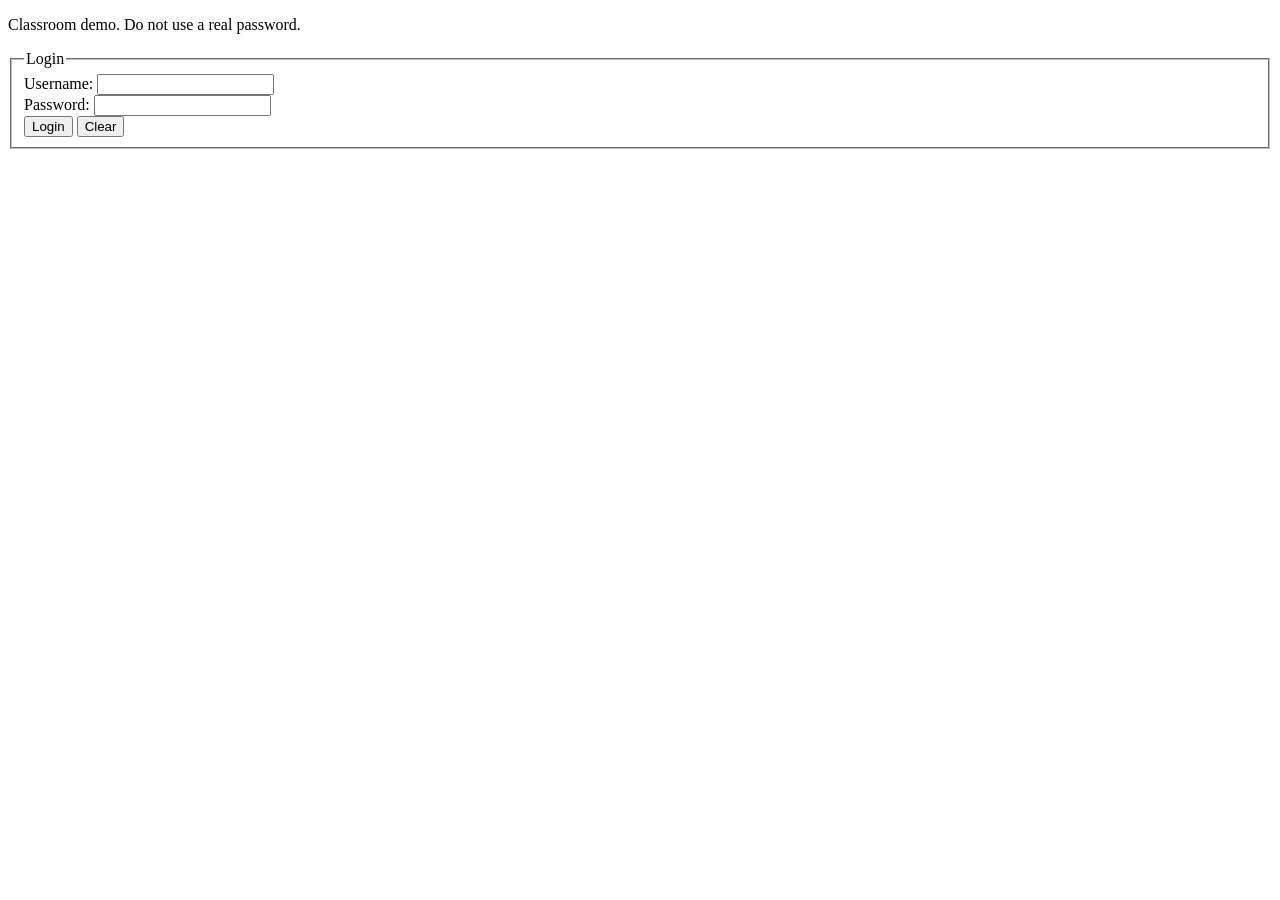
<file: assignments/assignment6/login.html>
<!DOCTYPE html>
<html>
	<head>
		<meta charset="UTF-8">
		<title>Login</title>
		<script type="text/javascript" src="login.js"></script>
	</head>
	<body>
		<p>Classroom demo. Do not use a real password.</p>
		<form name="myLogin" id = "myLogin">
			<fieldset>
				<legend>Login</legend>
				Username: 
				<input type="text" name="username" id="username" required>
				<br>
				Password: 
				<input type="password" name="password" required>
				<br>
				<input type="submit" value="Login" id="loginBtn">
				<input type="reset" value="Clear" id="clearBtn">

			</fieldset>
			

		</form>
		
	</body>
</html>
</file>
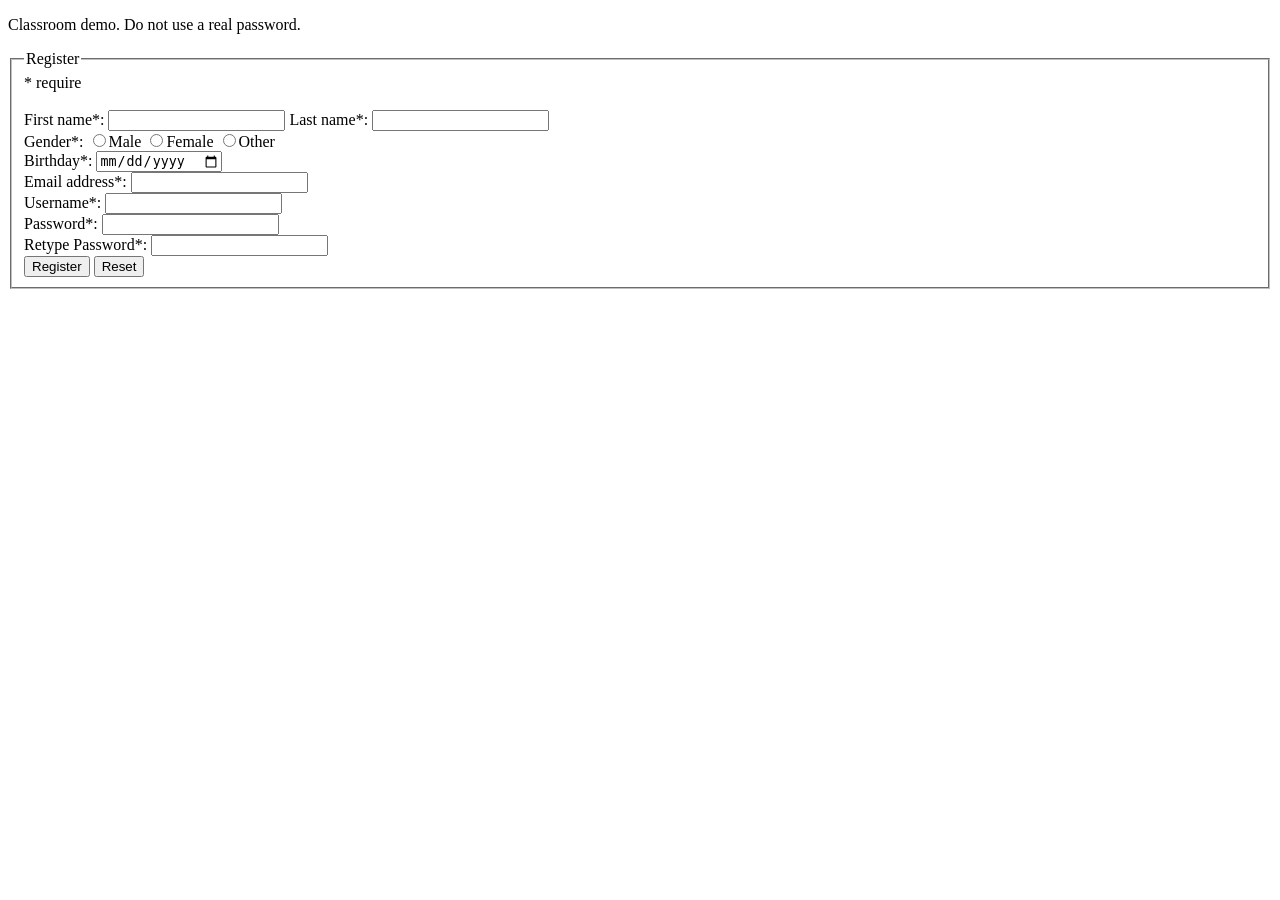
<file: assignments/assignment6/register.html>
<!DOCTYPE html>
<html>
	<head>
		<meta charset="UTF-8">
		<title>Register</title>
		<script type="text/javascript" src="register.js"></script>
	</head>
	<body>
		<p>Classroom demo. Do not use a real password.</p>
		<form name="myRegister" id="myRegister" action="login.html">
			<fieldset>
				<legend>Register</legend>
				<span>* require</span> <br>
				<span id="errormsg"></span> <br>
				First name*: 
				<input type="text" name="firstname" required>
				Last name*: 
				<input type="text" name="lastname" >
				<br>
				Gender*: 
				<input type="radio" name="gender" value="male" >Male
				<input type="radio" name="gender" value="female" >Female
				<input type="radio" name="gender" value="other" >Other
				<br>
				Birthday*: 
				<input type="date" name="bday" value="" >
				<br>
				Email address*: 
				<input type="email" name="email" >
				<br>
				Username*: 
				<input type="text" name="username" >
				<br>
				Password*: 
				<input type="password" name="password" required>
				<br>
				Retype Password*: 
				<input type="password" name="password" required>
				<br>
				<input type="submit" value="Register" id="registerBtn">
				<input type="reset" value="Reset" id="resetBtn">
			</fieldset>
		</form>

		
	</body>
</html>
</file>
<file: style.css>
/* General */
body {
    margin: 0;
    background-color: #1c2540;
    color: #ffffff;
    font-family: Arial, sans-serif;
    line-height: 1.5;
}

.site {
    max-width: 1100px;
    margin: 0 auto;
    padding: 20px;
    background-color: #0b1821;
}

main {
    padding: 0 34px;
}

section {
    padding: 60px 0;
}

h1, h2, h3, p {
    margin-top: 0;
}

h2 {
    color: #00cbe6;
    font-size: 36px;
}

hr {
    border: 1px solid #596a75;
}

/* Header and menu */
.site-header {
    padding: 20px 28px;
    background-color: #ffffff;
    border-radius: 12px;
    display: flex;
    justify-content: space-between;
    align-items: center;
}

.logo {
    margin: 0;
    color: #1673b6;
    font-size: 24px;
    font-weight: bold;
}

.logo-mark {
    display: inline-block;
    width: 34px;
    height: 34px;
    margin-right: 8px;
    border: 2px solid #1673b6;
    border-radius: 50%;
    line-height: 34px;
    text-align: center;
}

.menu a {
    display: inline-block;
    margin-left: 22px;
    color: #111111;
    text-decoration: none;
}

.menu a:hover,
.menu a:focus {
    color: #1673b6;
    text-decoration: underline;
}

/* Home */
.hero {
    display: flex;
    justify-content: space-between;
    align-items: center;
    padding: 75px 0;
}

.hero-text {
    width: 60%;
}

.hero-text p {
    color: #7cc0e5;
    font-size: 18px;
}

.hero h1 {
    margin-bottom: 0;
    font-size: 58px;
    font-weight: normal;
    line-height: 1.2;
}

.profile-photo {
    width: 30%;
    max-width: 300px;
    height: auto;
    border: 2px solid #00cbe6;
    border-radius: 24px;
}

/* About */
.about-row {
    display: flex;
    justify-content: space-between;
    align-items: center;
}

.about-photo {
    width: 31%;
    max-width: 300px;
    height: auto;
    border: 2px solid #00cbe6;
    border-radius: 24px;
}

.about-text {
    width: 62%;
}

.info-box {
    margin-bottom: 18px;
    padding: 20px;
    background-color: #1a324c;
    border-radius: 12px;
}

.info-box h3 {
    margin-bottom: 8px;
}

.info-box p {
    margin-bottom: 0;
    color: #c8deeb;
}

/* Skills */
.skill-grid {
    display: grid;
    grid-template-columns: 1fr 1fr 1fr 1fr;
    gap: 18px;
}

.skill-card {
    padding: 18px;
    background-color: #1a324c;
    border-radius: 12px;
    text-align: center;
}

.skill-card img {
    width: 100%;
    max-width: 110px;
    height: auto;
    border-radius: 10px;
}

.skill-card p {
    margin: 10px 0 0;
}

/* Abilities */
.ability-grid {
    display: grid;
    grid-template-columns: 1fr 1fr 1fr;
    gap: 20px;
}

.ability-card {
    padding: 18px;
    background-color: #203647;
    border-radius: 20px;
    text-align: center;
}

.ability-card img {
    width: 100%;
    max-width: 100%;
    height: auto;
    border-radius: 16px;
}

.ability-card h3 {
    margin: 15px 0 0;
    font-size: 19px;
}

/* Assignments */
.assignment-section h2 {
    text-align: center;
}

.assignment-grid {
    display: grid;
    grid-template-columns: 1fr 1fr;
    gap: 18px;
}

.assignment-link {
    display: block;
    padding: 22px;
    color: #ffffff;
    background-color: #00375e;
    border: 1px solid #2285ae;
    border-radius: 10px;
    text-align: center;
    text-decoration: none;
    font-weight: bold;
}

.assignment-link:hover,
.assignment-link:focus {
    background-color: #1673b6;
}

.project-button {
    margin: 40px 0 0;
    text-align: center;
}

.button-link,
.contact-link {
    color: #ffffff;
    background-color: #00375e;
    border: 1px solid #2285ae;
    border-radius: 10px;
    text-decoration: none;
}

.button-link {
    display: inline-block;
    padding: 14px 26px;
}

.button-link:hover,
.button-link:focus,
.contact-link:hover,
.contact-link:focus {
    background-color: #1673b6;
}

/* Contact */
footer {
    padding: 40px 34px 60px;
}

.contact-link {
    display: block;
    margin-bottom: 15px;
    padding: 16px 20px;
}

/* Reference */
.reference-section {
    margin: 24px 0 32px;
    padding: 36px;
    color: #18202a;
    background-color: #0a1f2e;
    border-radius: 18px;
}

.reference-section h2 {
    margin-bottom: 0;
    color: #cbe1fc;
    font-size: 28px;
}

.reference-rule {
    margin: 6px 0 18px;
    border: 0;
    border-top: 1px solid #b9845c;
}

.reference-figure {
    margin: 0;
}

.reference-figure img {
    display: block;
    width: 100%;
    max-width: 640px;
    height: auto;
    margin: 0 auto;
    border-radius: 10px;
}

/* Back to top */
.back-to-top {
    position: fixed;
    right: 24px;
    bottom: 24px;
    width: 48px;
    height: 48px;
    color: #ffffff;
    background-color: #00375e;
    border: 1px solid #00cbe6;
    border-radius: 50%;
    font-size: 28px;
    cursor: pointer;
}

.back-to-top:hover,
.back-to-top:focus {
    background-color: #1673b6;
}

.back-to-top[hidden] {
    display: none;
}

/* Projects */
.project-intro h1 {
    margin-bottom: 10px;
    color: #00cbe6;
    font-size: 48px;
}

.project-intro p {
    margin-bottom: 0;
}

.project-card {
    margin: 25px 0;
    padding: 24px;
    background-color: #1a324c;
    border-radius: 16px;
    display: flex;
    justify-content: space-between;
    align-items: center;
}

.project-card img {
    width: 30%;
    height: auto;
    border: 4px solid #00cbe6;
    border-radius: 12px;
}

.project-text {
    width: 64%;
}

.project-text h2 {
    margin-bottom: 12px;
    font-size: 38px;
}

.project-text p {
    margin-bottom: 10px;
}

/* Responsive design */
@media screen and (max-width: 900px) {
    .site {
        padding: 12px;
    }

    .site-header {
        display: block;
        text-align: center;
    }

    .logo {
        margin-bottom: 14px;
    }

    .menu a {
        margin: 4px 9px;
    }

    main {
        padding: 0 8px;
    }

    .hero,
    .about-row,
    .project-card {
        display: block;
    }

    .hero-text,
    .about-text,
    .project-text {
        width: auto;
    }

    .hero h1 {
        font-size: 42px;
    }

    .profile-photo,
    .about-photo {
        display: block;
        width: 70%;
        max-width: 300px;
        margin: 30px auto 0;
    }

    .about-text {
        margin-top: 30px;
    }

    .ability-grid,
    .assignment-grid {
        grid-template-columns: 1fr;
    }

    .project-card img {
        width: 100%;
        max-width: 400px;
        margin-bottom: 18px;
    }
}

@media screen and (max-width: 500px) {
    h2 {
        font-size: 30px;
    }

    .site-header {
        padding: 18px 10px;
    }

    .menu a {
        font-size: 14px;
    }

    .hero h1 {
        font-size: 29px;
    }

    .skill-grid {
        grid-template-columns: 1fr 1fr;
        gap: 10px;
    }

    .skill-card {
        padding: 10px;
    }

    .project-intro h1 {
        font-size: 38px;
    }

    footer {
        padding: 35px 8px 50px;
    }

    .reference-section {
        padding: 24px 18px;
    }

    .back-to-top {
        right: 12px;
        bottom: 12px;
    }

}
</file>
<file: assignments/assignment3/main.css>
/* 
   This is a comment.
   It can span many lines in a CSS file. 
*/

/* ==========================================================================
   IMPORTS & GENERAL STYLES
   ========================================================================== */
@import url('https://fonts.googleapis.com/css2?family=Poppins:wght@300;400;500;600;700&family=Outfit:wght@300;400;500;600;700&display=swap');

body {
    background: linear-gradient(135deg, #fffcdc 0%, #e2c3c6 100%);
    font-family: 'Outfit', 'Poppins', sans-serif;
    color: #2d3748;
    margin: 0;
    padding: 40px 20px;
    display: flex;
    flex-direction: column;
    align-items: center;
    min-height: 100vh;
    /* พื้นหลังมีลวดลาย/สีสด */
    /* background: radial-gradient(circle at 20% 20%, #ff9a9e 0%, #fad0c4 99%),
                radial-gradient(circle at 80% 80%, #a1c4fd 0%, #c2e9fb 100%); */
}

/* ==========================================================================
   LINK PSEUDO-CLASSES (Slide/Topics Link Styling)
   ========================================================================== */
/* unvisited link */
a:link {
    color: #3182ce;
    text-decoration: none;
    font-weight: 500;
}

/* visited link */
a:visited {
    color: #805ad5;
}

/* mouse over link */  
a:hover { 
    color: #e53e3e;
    text-decoration: underline;
} 

/* active link */
a:active {
    color: #dd6b20;
}

/* ==========================================================================
   CSS WIDTH AND HEIGHT (h1, h2, span, img)
   ========================================================================== */
h1 {
    font-family: 'Poppins', sans-serif;
    background-color: #fff7d6;
    color: #8a2c2c;
    font-size: 32px;
    font-weight: 700;
    text-align: center;
    border-radius: 16px;
    max-width: 600px;
    box-shadow: 0 4px 6px rgba(0, 0, 0, 0.05);
    letter-spacing: 0.5px;
}

h2 {
    font-family: 'Poppins', sans-serif;
    color: #822c2c;
    background-color: #fffdeb;
    font-size: 22px;
    font-weight: 600;
    border-radius: 12px;
    max-width: 600px;
    border-bottom: 3px solid #ce9731;
}

h3 {
    font-family: 'Poppins', sans-serif;
    font-size: 17px;
    color: #48442d;
    margin: 0 0 10px 0;
}

span {
    background-color: #ffffff;
    font-size: 16px;
    color: #4a5568;
    border-radius: 8px;
    display: inline-block;
    box-shadow: 0 2px 4px rgba(0, 0, 0, 0.02);
}

img {
    width: 50%;
    height: auto;
    max-width: 100%;
}



.logo-img {
    width: 40%;
    max-width: 320px;
}

/* ==========================================================================
   MARGIN AND PADDING
   ========================================================================== */
h1 {
    margin: 20px auto;
    padding: 15px 30px;
}

h2 {
    margin: 40px auto 20px auto;
    padding: 10px 20px;
}

span {
    margin: 10px 0;
    padding: 8px 16px;
}

/* ==========================================================================
   BORDER & BORDER-RADIUS
   ========================================================================== */
#pokemon_pic {
    width: 100%;
    max-width: 460px;
    min-width: 320px;
    border: 5px dotted #cfbf61;
   
    background-color: #ffffff;
    vertical-align: middle;
}

/* ==========================================================================
   VERTICAL ALIGNMENT: MIDDLE COMPARISON (Text & Image)
   ========================================================================== */
.valign-demo-container {
    text-align: left;
    max-width: 700px;
    margin: 20px auto;
}

.valign-card {
    background-color: #ffffff;
    border-radius: 14px;
    padding: 18px 24px;
    margin: 20px 0;
    box-shadow: 0 4px 12px rgba(0, 0, 0, 0.05);
    border: 2px solid #e2e8f0;
}

.valign-card-default {
    border-left: 6px solid #a18038;
}

.valign-card-middle {
    border-left: 6px solid #a18038;
    background-color: #ffffff;
}

.valign-badge {
    display: inline-block;
    padding: 4px 12px;
    border-radius: 6px;
    font-size: 13px;
    font-weight: 600;
    margin-bottom: 12px;
}

.badge-default {
    background-color: #f6e3c6;
    color: #544022;
}

.badge-middle {
    background-color: #f6e3c6;
    color: #544022;
}

.valign-sample-text {
    font-size: 18px;
    font-weight: 500;
    color: #2d3748;
    background-color: #edf2f7;
    padding: 12px 18px;
    border-radius: 10px;
    line-height: 1.6;
}

.valign-demo-img {
    width: 150px;
    height: 150px;
    max-width: 300px;
    background-color: #ffffff;
    border-radius: 12px;
    border: 2px solid #cbd5e0;
    padding: 4px;
    margin-right: 12px;
}

/* 1. Default alignment (No vertical-align: middle / baseline) */
.img-default {
    vertical-align: baseline;
}

/* 2. With vertical-align: middle */
.img-middle {
    vertical-align: middle;
}

.valign-explanation {
    font-size: 14px;
    color: #718096;
    margin-top: 8px;
}

/* ==========================================================================
   BLOCK CENTERING (ul)
   ========================================================================== */
ul {
    font-family: Garamond, "Times New Roman", serif; 
    font-size: 20pt;
    font-weight: bold;
    font-style: italic;
    background-color: #fffaf0;
    border-left: 5px solid #dd6b20;
    border-radius: 8px;
    box-shadow: 0 4px 10px rgba(0, 0, 0, 0.03);
    text-align: left;
    
    /* Centering the block */
    margin: 30px auto;
    width: 260px;
    padding: 20px 40px;
}

ul li {
    margin-bottom: 10px;
    color: #5a3e2b;
}

/* ==========================================================================
   POSITION PROPERTY (.parent, .div_display, #one)
   ========================================================================== */
/* .parent {
    text-align: left;
    max-width: 900px;
    margin: 0 auto;
    background-color: rgba(255, 255, 255, 0.6);
    border-radius: 16px;
    padding: 20px;
    box-shadow: inset 0 2px 4px rgba(0, 0, 0, 0.05);
} */

.div_display {
    border: 2px solid #319795;
    background-color: #ffffff;
    width: 180px;
    display: inline-block; 
    border-radius: 12px;
    text-align: center;
    box-shadow: 0 4px 6px rgba(0, 0, 0, 0.04);
}

.div_display img {
    width: 80%;
    margin: 10px 0;
}

#one {
    /* position: fixed;
    top: 50px;
    left: 25px; */
    border-color: #d69e2e;
    background-color: #fefcbf;
}

/* ==========================================================================
   FLEXIBLE BOX
   ========================================================================== */
.flex_container {
    display: flex;
    flex-wrap: wrap;
    width: 100%;
    max-width: 900px;
    margin: 0 auto;
    background-color: #fefcbf;
    border-radius: 16px;
    justify-content: center;
    padding: 20px 10px;
    box-shadow: 0 4px 15px rgba(0, 0, 0, 0.05);
}

.flex_container > div {
    background-color: #ffffff;
    border: 2px solid #319795;
    border-radius: 12px;
    width: 160px;
    margin: 10px;
    text-align: center;
    box-shadow: 0 4px 6px rgba(0, 0, 0, 0.04);
}

.flex_container > div img {
    width: 80%;
    margin: 10px 0;
}

/* ==========================================================================
   TABLE STYLING
   ========================================================================== */
.table_Border {
    border-collapse: collapse;
    width: 90%;
    max-width: 600px;
    margin: 30px auto;
    background-color: #ffffff;
    box-shadow: 0 8px 20px rgba(0, 0, 0, 0.06);
    border-radius: 12px;
    overflow: hidden;
    border: 1px solid #3565a3;
}

.table_Border th, .table_Border td {
    padding: 14px 24px;
    text-align: center;
}

.table_Border th {
    background-color: #bd9854;
    color: #ffffff;
    font-weight: 600;
    text-decoration: underline;
    font-size: 16px;
    letter-spacing: 0.5px;
}

.table_Border td {
    border-bottom: 1px solid #edf2f7;
    color: #4a5568;
    font-size: 15px;
}

.table_Border tr:last-child td {
    border-bottom: none;
}

.table_Border tr:nth-child(even) td {
    background-color: #f7fafc;
}

/* ==========================================================================
   ALIGNMENT & UTILITIES
   ========================================================================== */
.left_page {
    text-align: left;
    max-width: 600px;
    margin: 0 auto;
}

div {
    text-align: center;
}

div a {
    font-size: 22px;
    font-weight: bold;
    color: #2b6cb0;
    background-color: #ebf8ff;
    padding: 8px 20px;
    border-radius: 20px;
    display: inline-block;
    box-shadow: 0 2px 4px rgba(0, 0, 0, 0.05);
}

hr {
    height: 10px;
    color: #faf1a3;
    background-color: #fadea3;
    border: none;
    border-radius: 5px;
    max-width: 600px;
    margin: 40px auto;
}

.references-card {
    text-align: center;
}

/* ==========================================================================
   UI MICRO-INTERACTIONS & VISUAL EFFECTS
   ========================================================================== */

/* 1. Global Transition for smooth animation state changes */
a, button, img, div, .div_display, .flex_container > div, .table_Border tr, .valign-card {
    transition: all 0.3s cubic-bezier(0.25, 0.8, 0.25, 1);
}

/* 2. Hover scaling and rotation effects on Pokemon Images */
.div_display img:hover, .flex_container > div img:hover, #pokemon_pic:hover, .valign-demo-img:hover {
    transform: scale(1.15) rotate(4deg);
    filter: drop-shadow(0 8px 16px rgba(49, 130, 206, 0.35));
}

/* 3. Pokedex Card Containers Hover state (Glow, elevation) */
.div_display:hover, .flex_container > div:hover, .valign-card:hover {
    transform: translateY(-4px);
    box-shadow: 0 8px 18px rgba(49, 130, 206, 0.12);
    border-color: #3182ce;
}

/* 4. Table Row Hover Highlight Effect */
.table_Border tr:hover td {
    background-color: #ebf8ff;
    color: #2b6cb0;
}

/* 5. Custom Button/Link interactions (Tactile active state) */
div a:hover {
    background-color: #2b6cb0;
    /* color: #ffffff;
    text-decoration: none; */
    box-shadow: 0 6px 12px rgba(43, 108, 176, 0.3);
    transform: translateY(-2px);
    color: #e53e3e;
    text-decoration: underline;
}

div a:active {
    transform: translateY(1px) scale(0.97);
    box-shadow: 0 2px 4px rgba(43, 108, 176, 0.2);
    color: #dd6b20;
}


header img, .logo-img {
    animation: logoPulse 4s infinite ease-in-out;
}

/* 6. Card Layout Design Container */
.card-layout {
    background: rgba(255, 255, 255, 0.85);
    backdrop-filter: blur(10px);
    -webkit-backdrop-filter: blur(10px);
    border-radius: 24px;
    padding: 30px;
    box-shadow: 0 10px 30px rgba(0, 0, 0, 0.05);
    border: 1px solid rgba(255, 255, 255, 0.5);
    max-width: 800px;
    margin: 20px auto;
    width: 90%;
}

.card-layout-position {
    background: rgba(255, 255, 255, 0.85);
    /* backdrop-filter: blur(10px);
    -webkit-backdrop-filter: blur(10px); */
    border-radius: 24px;
    padding: 30px;
    box-shadow: 0 10px 30px rgba(0, 0, 0, 0.05);
    border: 1px solid rgba(255, 255, 255, 0.5);
    max-width: 800px;
    margin: 20px auto;
    width: 90%;
}
</file>
<file: assignments/assignment4/main.css>
/* ==========================================================================
   IMPORTS & GENERAL PAGE STYLES (Week 3 & Week 4)
   ========================================================================== */
@import url('https://fonts.googleapis.com/css2?family=Poppins:wght@300;400;500;600;700&family=Outfit:wght@300;400;500;600;700&display=swap');

* {
    box-sizing: border-box;
}

body {
    background: linear-gradient(135deg, #f3dbb0 0%, #d8a559 50%, #795e15 100%);
    font-family: 'Outfit', 'Poppins', sans-serif;
    color: #2d3748;
    margin: 0;
    padding: 30px 15px;
    min-height: 100vh;
}

/* ==========================================================================
   CSS GRID CONTAINER & LAYOUT (Week 4 Slides)
   ========================================================================== */
.grid-container {
    display: grid;
    grid-template-columns: 14% auto 22%;
    gap: 18px;
    max-width: 1200px;
    margin: 0 auto;
}

/* Grid Cards (Glassmorphism & Elevation from Week 3) */
.grid-card {
    background: rgba(255, 255, 255, 0.88);
    backdrop-filter: blur(10px);
    -webkit-backdrop-filter: blur(10px);
    border-radius: 20px;
    padding: 24px;
    box-shadow: 0 10px 30px rgba(0, 0, 0, 0.05);
    border: 1px solid rgba(255, 255, 255, 0.6);
    transition: all 0.3s cubic-bezier(0.25, 0.8, 0.25, 1);
}

/* ==========================================================================
   GRID ITEM PLACEMENT (Slide 18 - 20)
   ========================================================================== */
#header {
    grid-column: 1 / span 3;
    text-align: center;
    padding: 20px;
}

#menu {
    grid-column: 1 / span 1;
    display: flex;
    flex-direction: column;
    gap: 12px;
    text-align: center;
}

#main {
    grid-column: 2 / span 1;
    text-align: center;
}

#right {
    grid-column: 3 / span 1;
    text-align: center;
}

#footer {
    grid-column: 1 / span 3;
    text-align: center;
}

/* ==========================================================================
   1. HEADER SECTION
   ========================================================================== */
.logo-img {
    width: 320px;
    max-width: 90%;
    height: auto;
    filter: drop-shadow(0 4px 10px rgba(0, 0, 0, 0.1));
}

html {
    scroll-behavior: smooth;
}

.content-section {
    scroll-margin-top: 30px;
}

/* ==========================================================================
   2. MENU NAVIGATION (Sidebar)
   ========================================================================== */
.menu-item {
    background-color: #ffffff;
    color: #4a5568;
    padding: 12px 16px;
    border-radius: 12px;
    font-size: 15px;
    font-weight: 600;
    cursor: pointer;
    border: 1px solid #e2e8f0;
    box-shadow: 0 2px 5px rgba(0, 0, 0, 0.03);
    transition: all 0.25s ease;
    text-decoration: none;
    display: block;
}

.menu-item:hover {
    background-color: #2b6cb0;
    color: #ffffff;
    text-decoration: none;
    transform: translateY(-2px);
    box-shadow: 0 4px 12px rgba(43, 108, 176, 0.25);
    border-color: #2b6cb0;
}

.menu-item.active {
    background-color: #ebf8ff;
    color: #2b6cb0;
    border-color: #3182ce;
    border-left: 5px solid #3182ce;
}

/* ==========================================================================
   3. MAIN CONTENT (Pikachu, Info, Stats & Tables)
   ========================================================================== */
h1 {
    font-family: 'Poppins', sans-serif;
    background-color: #ebf8ff;
    color: #2b6cb0;
    font-size: 32px;
    font-weight: 700;
    text-align: center;
    border-radius: 16px;
    max-width: 600px;
    margin: 15px auto 20px auto;
    padding: 12px 24px;
    box-shadow: 0 4px 8px rgba(0, 0, 0, 0.04);
}

h1 span {
    font-size: 20px;
    color: #718096;
    font-weight: 400;
}

#pokemon_pic {
    width: 200px;
    max-width: 70%;
    height: auto;
    border: 5px dotted #3182ce;
    border-radius: 30%;
    background-color: #ffffff;
    padding: 8px;
    vertical-align: middle;
    box-shadow: 0 6px 16px rgba(49, 130, 206, 0.15);
    transition: all 0.3s cubic-bezier(0.25, 0.8, 0.25, 1);
}

#pokemon_pic:hover {
    transform: scale(1.08) rotate(3deg);
    filter: drop-shadow(0 8px 18px rgba(49, 130, 206, 0.35));
}

hr {
    height: 6px;
    color: #cbd5e0;
    background: linear-gradient(90deg, transparent, #3182ce, transparent);
    border: none;
    border-radius: 3px;
    max-width: 600px;
    margin: 30px auto;
}

/* Quick Stats List */
.left_page {
    text-align: center;
    max-width: 4000px;
    margin: 0 auto;
}

ul {
    font-family: Garamond, "Times New Roman", serif; 
    font-size: 19pt;
    font-weight: bold;
    font-style: italic;
    background-color: #ffe3e3;
    border-left: 5px solid #ce9a0c;
    border-radius: 10px;
    box-shadow: 0 4px 10px rgba(243, 240, 240, 0.03);
    margin: 20px auto;
    padding: 18px 32px;
}

ul li {
    margin-bottom: 8px;
    color: #5a3e2b;
}

/* Base Stats Mini Table */
.table_stat {
    margin: 20px auto;
    border-collapse: collapse;
    width: 100%;
    max-width: 500px;
    background-color: #ffffff;
    border-radius: 10px;
    overflow: hidden;
    box-shadow: 0 4px 10px rgba(0, 0, 0, 0.04);
    border: 1px solid #e2e8f0;
}

.table_stat th, .table_stat td {
    padding: 8px 16px;
    text-align: center;
}

.table_stat th {
    background-color: #b9a21f;
    color: #ffffff;
    font-weight: 600;
}

.table_stat td {
    border-bottom: 1px solid #edf2f7;
    color: #4a5568;
    font-weight: 500;
}

/* Friends Section */
h2 {
    font-family: 'Poppins', sans-serif;
    color: #2c5282;
    background-color: #ebf8ff;
    font-size: 22px;
    font-weight: 600;
    border-radius: 12px;
    max-width: 500px;
    margin: 35px auto 20px auto;
    padding: 10px 20px;
    border-bottom: 3px solid #3182ce;
}

.flex_container {
    display: flex;
    flex-wrap: wrap;
    width: 100%;
    justify-content: center;
    gap: 15px;
    margin: 20px auto;
}

.friend-card {
    background-color: #ffffff;
    border: 2px solid #e2e8f0;
    border-radius: 14px;
    width: 140px;
    padding: 12px 8px;
    text-align: center;
    box-shadow: 0 4px 8px rgba(0, 0, 0, 0.04);
    transition: all 0.3s cubic-bezier(0.25, 0.8, 0.25, 1);
}

.friend-card:hover {
    transform: translateY(-5px);
    border-color: #3182ce;
    box-shadow: 0 8px 20px rgba(49, 130, 206, 0.18);
}

.friend-card img {
    width: 90px;
    height: 90px;
    object-fit: contain;
    transition: all 0.3s ease;
}

.friend-card:hover img {
    transform: scale(1.12);
}

.pokemon-name {
    font-size: 14px;
    font-weight: 600;
    color: #4a5568;
    margin-top: 6px;
}

/* CP Values Table */
.table_Border {
    border-collapse: collapse;
    width: 90%;
    max-width: 550px;
    margin: 25px auto;
    background-color: #ffffff;
    box-shadow: 0 6px 16px rgba(0, 0, 0, 0.05);
    border-radius: 12px;
    overflow: hidden;
    border: 1px solid #e2e8f0;
}

.table_Border th, .table_Border td {
    padding: 12px 20px;
    text-align: center;
}

.table_Border th {
    background-color: #2b6cb0;
    color: #ffffff;
    font-weight: 600;
    text-decoration: underline;
    font-size: 15px;
}

.table_Border td {
    border-bottom: 1px solid #edf2f7;
    color: #4a5568;
    font-size: 14px;
}

.table_Border tr:nth-child(even) td {
    background-color: #f7fafc;
}

.table_Border tr:hover td {
    background-color: #ebf8ff;
    color: #2b6cb0;
}

/* ==========================================================================
   4. RIGHT SIDEBAR (Newsletter, Ads & Pokéball)
   ========================================================================== */
.sidebar-header {
    font-family: 'Poppins', sans-serif;
    font-size: 18px;
    font-weight: 700;
    color: #2b6cb0;
    margin-bottom: 15px;
    background-color: #ebf8ff;
    padding: 8px;
    border-radius: 8px;
}

.ad-card {
    background-color: #ffffff;
    border-radius: 12px;
    padding: 8px;
    margin-bottom: 16px;
    box-shadow: 0 4px 10px rgba(0, 0, 0, 0.05);
    border: 1px solid #e2e8f0;
    transition: all 0.3s ease;
}

.ad-card:hover {
    transform: translateY(-3px);
    box-shadow: 0 6px 14px rgba(0, 0, 0, 0.1);
}

.ad-card img {
    width: 100%;
    height: auto;
    border-radius: 8px;
    display: block;
}

/* Rotating Pokéball Animation */
.rotate-ball-container {
    margin-top: 20px;
}

.rotate-ball {
    width: 75px;
    height: 75px;
    animation: rotateBall 6s linear infinite;
    filter: drop-shadow(0 4px 8px rgba(0, 0, 0, 0.15));
}

@keyframes rotateBall {
    from {
        transform: rotate(0deg);
    }
    to {
        transform: rotate(360deg);
    }
}

/* ==========================================================================
   5. FOOTER & LINK STYLES
   ========================================================================== */
#footer div {
    font-size: 15px;
    color: #4a5568;
    line-height: 2.2;
}

div a {
    font-size: 15px;
    font-weight: 600;
    color: #2b6cb0;
    background-color: #ebf8ff;
    padding: 6px 16px;
    border-radius: 16px;
    display: inline-block;
    text-decoration: none;
    box-shadow: 0 2px 4px rgba(0, 0, 0, 0.04);
    transition: all 0.25s ease;
}

div a:hover {
    background-color: #2b6cb0;
    color: #ffffff;
    transform: translateY(-2px);
    box-shadow: 0 4px 8px rgba(43, 108, 176, 0.25);
}

div a:active {
    transform: translateY(1px) scale(0.97);
}

/* ==========================================================================
   RESPONSIVE MEDIA QUERIES (Week 4 Slides 21 - 23, 26)
   ========================================================================== */

/* Tablet View (2 Columns) - max-width: 768px */
@media only screen and (max-width: 768px) {
    .grid-container {
        grid-template-columns: auto 28%;
        gap: 14px;
        padding: 0 10px;
    }

    #header {
        grid-column: 1 / span 2;
    }

    #menu {
        grid-column: 1 / span 2;
        flex-direction: row;
        justify-content: center;
        flex-wrap: wrap;
    }

    .menu-item {
        display: inline-block;
    }

    #main {
        grid-column: 1 / span 1;
    }

    #right {
        grid-column: 2 / span 1;
    }

    #footer {
        grid-column: 1 / span 2;
    }
}

/* Mobile View (1 Column) - max-width: 520px */
@media only screen and (max-width: 520px) {
    body {
        padding: 15px 8px;
    }

    .grid-container {
        grid-template-columns: 1fr;
        gap: 12px;
    }

    #header, #menu, #main, #right, #footer {
        grid-column: 1 / span 1;
    }

    #menu {
        flex-direction: column;
    }

    .logo-img {
        width: 240px;
    }

    h1 {
        font-size: 24px;
    }

    #pokemon_pic {
        width: 140px;
    }

    .flex_container {
        gap: 10px;
    }

    .friend-card {
        width: 120px;
    }

    .table_Border th, .table_Border td {
        padding: 8px 10px;
        font-size: 13px;
    }
}
</file>
<file: assignments/assignment5/main.css>
body {
    max-width: 640px;
    margin: 40px auto;
    padding: 20px;
    color: #102336;
    background-color: #f2f6fb;
    font-family: Arial, sans-serif;
}

h1 {
    color: #00375e;
}

#topic, #reply1, #reply2 {
    margin: 12px 0;
    padding: 16px;
    background-color: #ffffff;
    border: 1px solid #9bb0bf;
    border-radius: 8px;
}

textarea {
    width: 95%;
    height: 110px;
    padding: 8px;
}

button {
    margin: 10px 10px 0 0;
    padding: 10px 20px;
    color: #ffffff;
    background-color: #00375e;
    border: 1px solid #2285ae;
    border-radius: 6px;
}

button:hover {
    background-color: #1673b6;
}
</file>
<file: assignments/assignment7/game.css>
/* =============================================================================
   MDT312 Assignment 7: Square Game Styling
   ตกแต่งให้สวยงาม สะอาดตา และ User-Friendly ตามเกณฑ์การให้คะแนน
   ============================================================================= */

@import url('https://fonts.googleapis.com/css2?family=Kanit:wght@300;400;600&display=swap');

* {
    box-sizing: border-box;
    margin: 0;
    padding: 0;
}

body {
    font-family: 'Kanit', sans-serif;
    background: linear-gradient(135deg, #f0f4f8 0%, #d9e2ec 100%);
    min-height: 100vh;
    padding: 30px 15px;
    color: #334e68;
    display: flex;
    flex-direction: column;
    align-items: center;
}

/* Control Panel */
fieldset {
    width: 100%;
    max-width: 540px;
    background: #ffffff;
    border: none;
    border-radius: 16px;
    box-shadow: 0 10px 25px rgba(0, 0, 0, 0.08);
    padding: 20px 25px;
    display: flex;
    flex-wrap: wrap;
    align-items: center;
    justify-content: space-between;
    gap: 12px;
}

legend {
    font-weight: 600;
    font-size: 1.25rem;
    color: #102a43;
    padding: 0 12px;
    background: #e0f2fe;
    border-radius: 8px;
    margin-bottom: 5px;
}

input[type="text"] {
    width: 70px;
    padding: 8px 12px;
    border: 2px solid #cbd5e1;
    border-radius: 8px;
    font-size: 1rem;
    font-family: inherit;
    text-align: center;
    outline: none;
    transition: border-color 0.2s;
}

input[type="text"]:focus {
    border-color: #3b82f6;
}

select {
    padding: 8px 14px;
    border: 2px solid #cbd5e1;
    border-radius: 8px;
    font-size: 1rem;
    font-family: inherit;
    background-color: white;
    cursor: pointer;
    outline: none;
}

button#start {
    padding: 8px 20px;
    background: linear-gradient(135deg, #3b82f6 0%, #1d4ed8 100%);
    color: white;
    border: none;
    border-radius: 8px;
    font-size: 1rem;
    font-weight: 600;
    font-family: inherit;
    cursor: pointer;
    box-shadow: 0 4px 10px rgba(59, 130, 246, 0.35);
    transition: transform 0.15s ease, box-shadow 0.15s ease;
}

button#start:hover {
    transform: translateY(-2px);
    box-shadow: 0 6px 14px rgba(59, 130, 246, 0.45);
}

button#start:active {
    transform: translateY(0);
}

/* Timer Display */
#timerClock {
    display: flex;
    align-items: center;
    gap: 8px;
    font-weight: 600;
    font-size: 1.05rem;
    color: #486581;
    margin-left: auto;
}

#clock {
    display: inline-flex;
    align-items: center;
    justify-content: center;
    min-width: 42px;
    height: 36px;
    background: #fef2f2;
    color: #dc2626;
    font-weight: 700;
    font-size: 1.15rem;
    border-radius: 8px;
    border: 1px solid #fecaca;
    padding: 0 8px;
}

/* Play Area Container */
#container {
    margin-top: 25px;
    display: flex;
    justify-content: center;
    width: 100%;
}

#layer {
    position: relative;
    width: 500px;
    height: 500px;
    background-color: #ffffff;
    border: 3px solid #334e68;
    border-radius: 12px;
    box-shadow: 0 12px 30px rgba(0, 0, 0, 0.1);
    overflow: hidden;
}

/* Square Elements */
.square {
    position: absolute;
    width: 25px;
    height: 25px;
    border: 2px solid rgba(0, 0, 0, 0.4);
    border-radius: 5px;
    cursor: pointer;
    box-shadow: 0 2px 5px rgba(0, 0, 0, 0.2);
    transition: transform 0.1s ease, filter 0.1s ease;
}

.square:hover {
    transform: scale(1.25);
    filter: brightness(1.15);
    z-index: 10;
}

/* Colors */
.maroon {
    background-color: #991b1b;
}

.lightgreen {
    background-color: #22c55e;
}

.magenta {
    background-color: #d946ef;
}
</file>
<file: assignments/assignment8/style.css>
#nav-top{
	width: 100%;
	height: 50px;
}

#container{
	width:100%;
	display: flex;
	justify-content: center;
}

#layer{
	display: flex;
	width:70%;
	flex-wrap: wrap;
	justify-content: center;
}

#layer div{
	width:200px;
	border: 2px solid black;
	height: 400px;
	margin: 1%;
	text-align: center;
}
</file>
